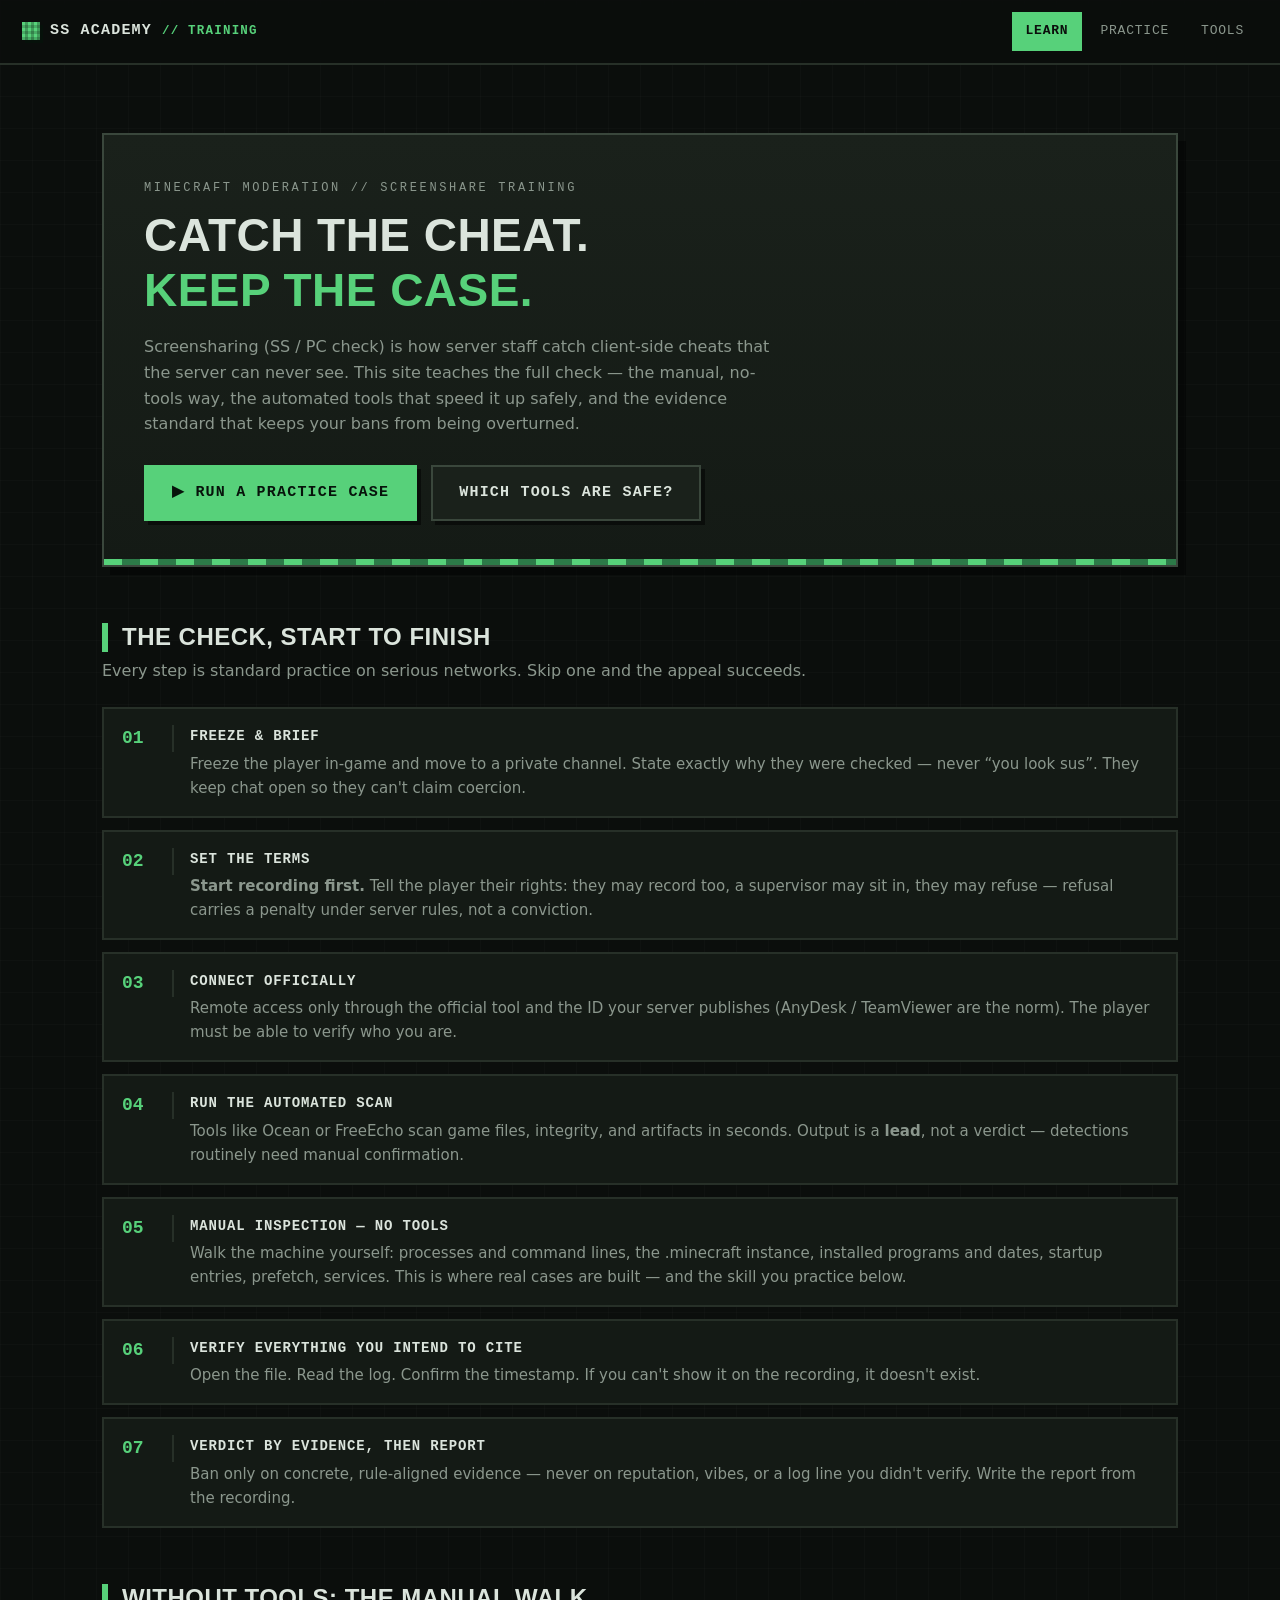
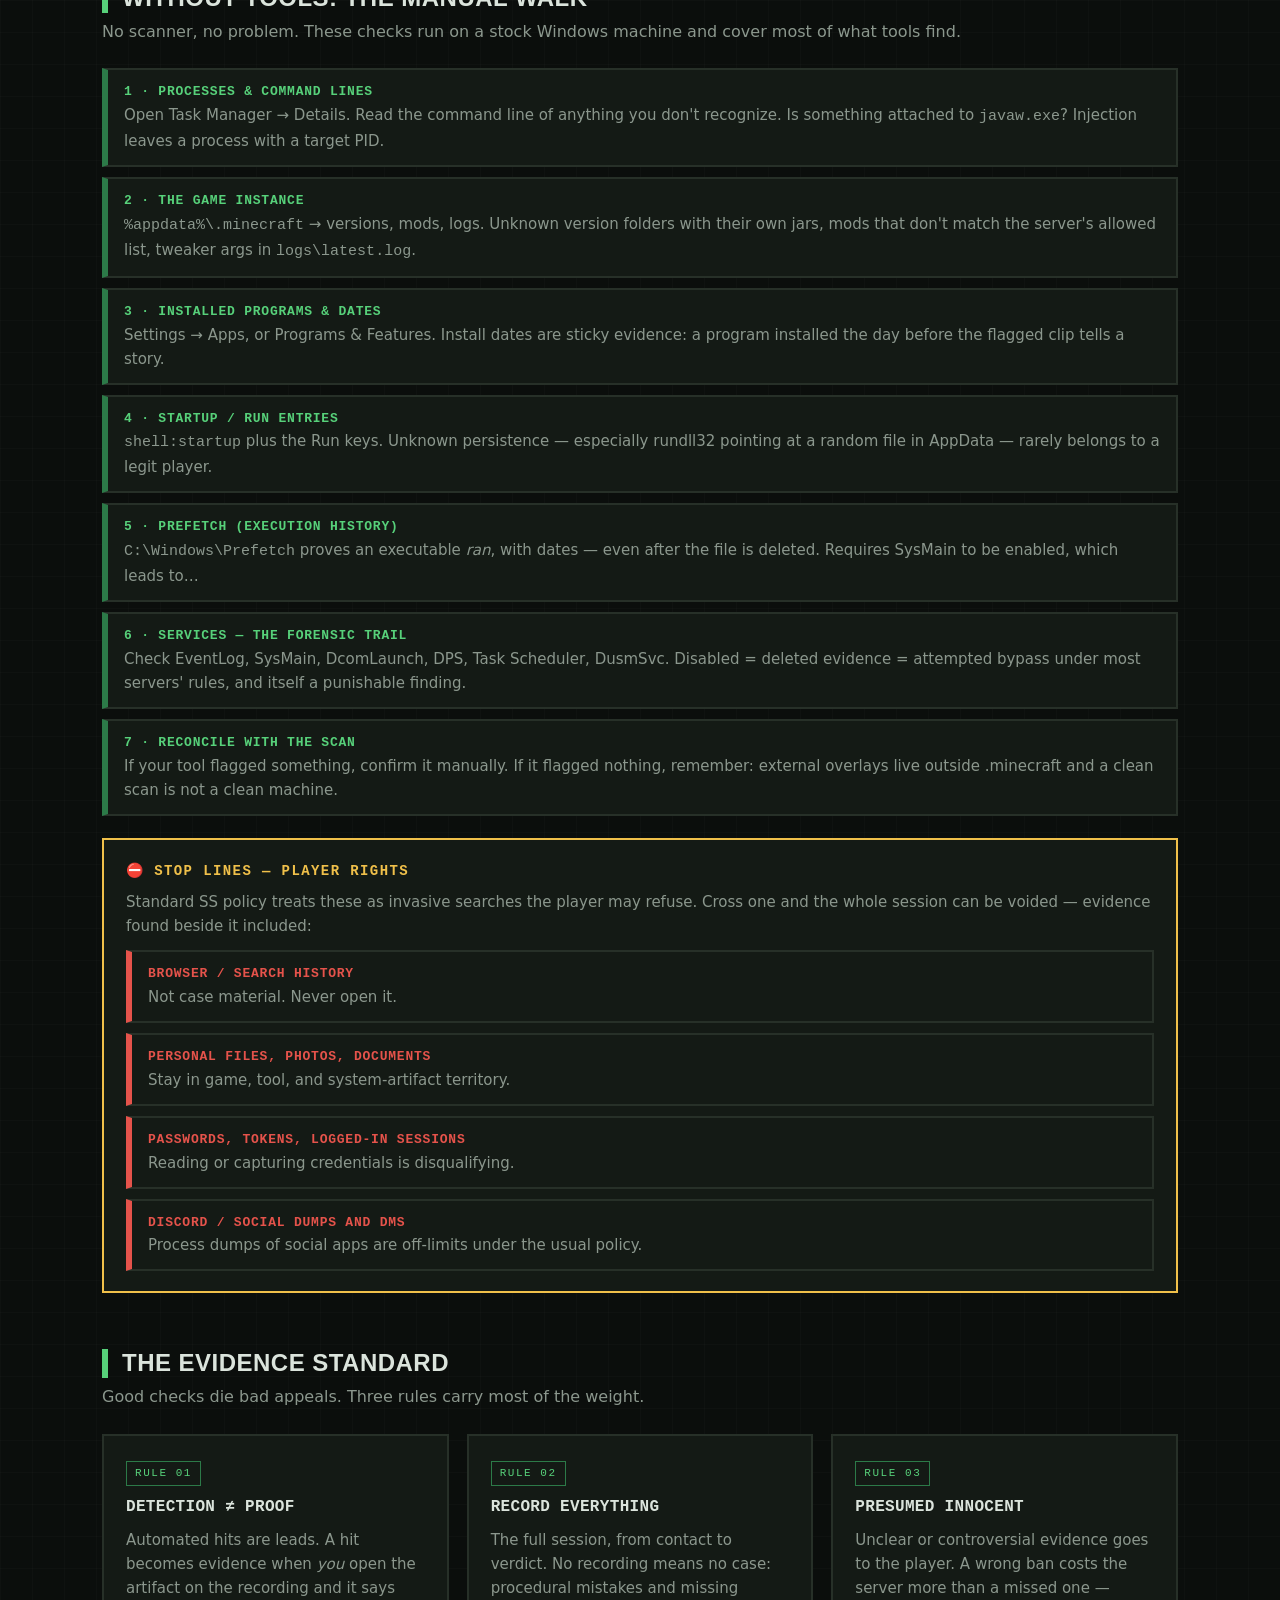
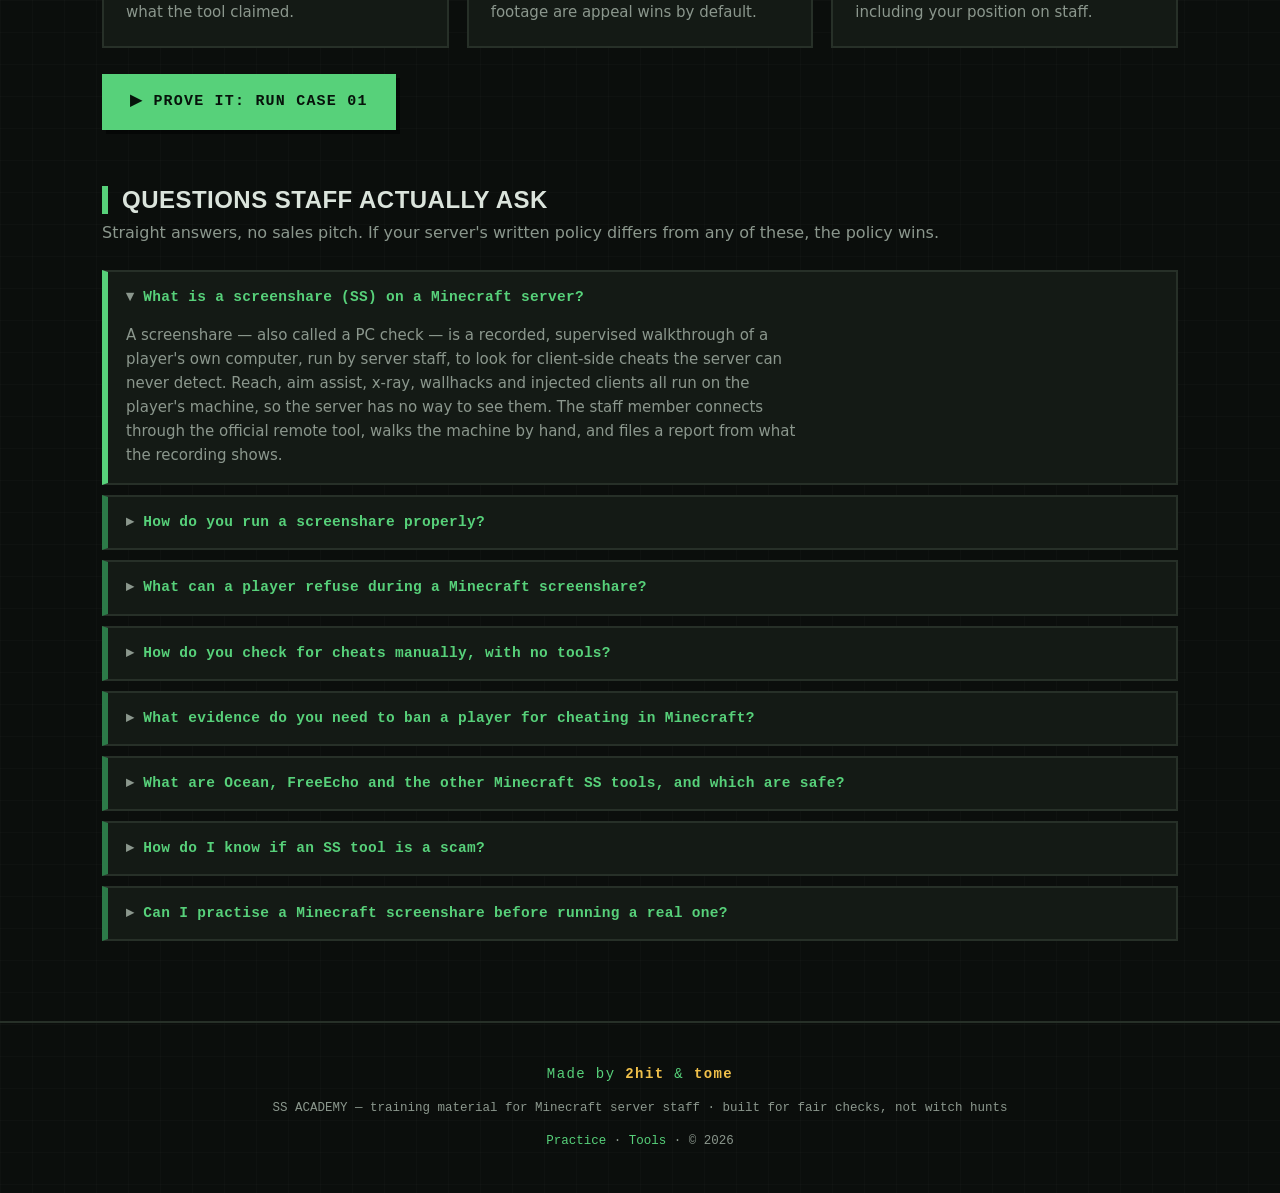
<file: index.html>
<!DOCTYPE html>
<html lang="en">
<head>
  <meta charset="utf-8">
  <meta name="viewport" content="width=device-width, initial-scale=1">
  <title>SS Academy — Minecraft Screenshare (SS / PC Check) Guide &amp; Practice Simulator</title>
  <meta name="description" content="Free guide to Minecraft screenshares (SS / PC checks) for server staff: how to run one, the manual no-tools walk, safe SS tools (Ocean, FreeEcho, Sysinternals), player rights, and the evidence standard. Includes a practice simulator.">
  <meta name="keywords" content="minecraft screenshare, ss academy, how to screenshare minecraft, minecraft pc check, minecraft staff training, ocean ss tool, freeecho, minecraft anticheat, how to ban a cheater minecraft">
  <link rel="canonical" href="https://tomeiiihrby-web.github.io/ss-academy/">
  <meta property="og:type" content="website">
  <meta property="og:site_name" content="SS Academy">
  <meta property="og:title" content="SS Academy — Minecraft Screenshare (SS / PC Check) Guide">
  <meta property="og:description" content="The full screenshare process for Minecraft server staff, plus a free practice simulator with three cases.">
  <meta property="og:url" content="https://tomeiiihrby-web.github.io/ss-academy/">
  <meta name="twitter:card" content="summary">
  <link rel="icon" href="data:image/svg+xml,%3Csvg%20xmlns='http://www.w3.org/2000/svg'%20viewBox='0%200%2016%2016'%3E%3Crect%20width='16'%20height='16'%20fill='%2357d17a'/%3E%3Crect%20width='16'%20height='5'%20fill='%232c7a48'/%3E%3C/svg%3E">
  <link rel="stylesheet" href="assets/styles.css">
  <script type="application/ld+json">
  {
    "@context": "https://schema.org",
    "@type": "FAQPage",
    "mainEntity": [
      {
        "@type": "Question",
        "name": "What is a screenshare (SS) on a Minecraft server?",
        "acceptedAnswer": {
          "@type": "Answer",
          "text": "A screenshare, also called a PC check, is a recorded, supervised walkthrough of a player's own computer run by server staff to look for client-side cheats the server cannot detect — reach, aim assist, x-ray, wallhacks and injected clients all run on the player's machine. Staff connect through the official remote tool, walk the machine by hand, and file a report from what the recording shows."
        }
      },
      {
        "@type": "Question",
        "name": "How do you run a screenshare properly?",
        "acceptedAnswer": {
          "@type": "Answer",
          "text": "Freeze the player and move to a private channel, state exactly why they are being checked, start recording before anything else and read out their rights, connect only through the official remote tool and your server's published ID, run the automated scan if you use one, walk the machine manually, verify by hand every artifact you intend to cite, then file the verdict from the recording. Skipping the recording or the manual verification is how bans get overturned."
        }
      },
      {
        "@type": "Question",
        "name": "What can a player refuse during a Minecraft screenshare?",
        "acceptedAnswer": {
          "@type": "Answer",
          "text": "Standard SS policy treats browser and search history, personal files and photos, passwords, tokens, logged-in sessions, and Discord or social media dumps as invasive searches the player may refuse. A refusal carries a rules penalty, not proof of cheating. Opening any of these anyway stamps a procedural breach that can void the whole session and the punishment with it."
        }
      },
      {
        "@type": "Question",
        "name": "How do you check for cheats manually, with no tools?",
        "acceptedAnswer": {
          "@type": "Answer",
          "text": "Seven checks on a stock Windows machine cover most of what scanners find: processes and command lines and what is attached to javaw.exe; the game instance in %appdata%\\.minecraft; installed programs with install dates; startup and Run entries; Prefetch execution history in C:\\Windows\\Prefetch; Windows services, where a disabled EventLog, SysMain or DPS is deleted evidence; then reconcile whatever the scan found."
        }
      },
      {
        "@type": "Question",
        "name": "What evidence do you need to ban a player for cheating in Minecraft?",
        "acceptedAnswer": {
          "@type": "Answer",
          "text": "Concrete, verified, layered artifacts that you personally opened on the recording — for example a cheat jar whose manifest hashes against nothing Mojang publishes, plus a live process holding a write handle into javaw.exe, plus the launch log proving it loaded. What never meets the bar: a tool detection you never opened, Cheat Engine merely being installed, anticheat flags alone, or a confident accusation in chat."
        }
      },
      {
        "@type": "Question",
        "name": "What are Ocean, FreeEcho and the other Minecraft SS tools, and which are safe?",
        "acceptedAnswer": {
          "@type": "Answer",
          "text": "Ocean (anticheat.ac) is the most widely deployed free automated scanner, with a public freeze plugin. FreeEcho (freeecho.net) is the other long-running platform named in major networks' public SS policies. Both run live investigations on a player's machine, so verify the source before installing anything on staff machines. Microsoft Sysinternals (Process Explorer, Autoruns) is the gold standard and needs no third party at all."
        }
      },
      {
        "@type": "Question",
        "name": "How do I know if an SS tool is a scam?",
        "acceptedAnswer": {
          "@type": "Answer",
          "text": "Score it on seven points and walk away at three misses: official source only, never a Discord DM or short link; verifiable publisher with signed binaries or a public repo; it never asks you to disable antivirus; transparent about what data leaves the machine; honest pricing with no discounted pins or cracked builds; used by networks whose public SS policies you can read; and it stays in its lane, because tools detect and humans decide. A tool promising instant bans or undetectability is selling a bypass."
        }
      },
      {
        "@type": "Question",
        "name": "Can I practise a Minecraft screenshare before running a real one?",
        "acceptedAnswer": {
          "@type": "Answer",
          "text": "Yes. The SS Academy practice simulator runs three cases against simulated machines. You run the protocol tests, keep the suspect talking on comms, cite only what you verified by hand, answer a field test, then defend the file when an appeal panel challenges your citations. Case 01 is blatant, case 02 is deleted evidence that looks clean in Task Manager, and case 03 is the one where the correct verdict is to let the player walk."
        }
      }
    ]
  }
  </script>
  <script type="application/ld+json">
  {
    "@context": "https://schema.org",
    "@type": "WebSite",
    "name": "SS Academy",
    "alternateName": ["SS Academy Minecraft", "Minecraft Screenshare Academy"],
    "url": "https://tomeiiihrby-web.github.io/ss-academy/",
    "description": "Training for Minecraft server staff: how to run a screenshare (SS / PC check), the manual no-tools walk, safe SS tools, and the evidence standard.",
    "inLanguage": "en",
    "publisher": { "@type": "Organization", "name": "SS Academy" }
  }
  </script>
</head>
<body>

  <header class="topbar">
    <a class="brand" href="index.html"><span class="brand-block"></span>SS&nbsp;ACADEMY<small>// training</small></a>
    <nav class="nav">
      <a href="index.html">Learn</a>
      <a href="practice.html">Practice</a>
      <a href="tools.html">Tools</a>
    </nav>
  </header>

  <main class="wrap">

    <div class="hero">
      <p class="kicker">Minecraft moderation // screenshare training</p>
      <h1>Catch the cheat.<br><em>Keep the case.</em></h1>
      <p>
        Screensharing (SS / PC check) is how server staff catch client-side cheats that the
        server can never see. This site teaches the full check — the manual, no-tools way,
        the automated tools that speed it up safely, and the evidence standard that keeps
        your bans from being overturned.
      </p>
      <div class="cta-row">
        <a class="btn btn-accent btn-lg" href="practice.html">▶ Run a practice case</a>
        <a class="btn btn-lg" href="tools.html">Which tools are safe?</a>
      </div>
    </div>

    <section>
      <h2 class="section-title">The check, start to finish</h2>
      <p class="section-sub">Every step is standard practice on serious networks. Skip one and the appeal succeeds.</p>
      <div class="flow">
        <div class="flow-step">
          <div><h4>Freeze &amp; brief</h4>
          <p>Freeze the player in-game and move to a private channel. State exactly why they were checked — never “you look sus”. They keep chat open so they can't claim coercion.</p></div>
        </div>
        <div class="flow-step">
          <div><h4>Set the terms</h4>
          <p><b>Start recording first.</b> Tell the player their rights: they may record too, a supervisor may sit in, they may refuse — refusal carries a penalty under server rules, not a conviction.</p></div>
        </div>
        <div class="flow-step">
          <div><h4>Connect officially</h4>
          <p>Remote access only through the official tool and the ID your server publishes (AnyDesk / TeamViewer are the norm). The player must be able to verify who you are.</p></div>
        </div>
        <div class="flow-step">
          <div><h4>Run the automated scan</h4>
          <p>Tools like Ocean or FreeEcho scan game files, integrity, and artifacts in seconds. Output is a <b>lead</b>, not a verdict — detections routinely need manual confirmation.</p></div>
        </div>
        <div class="flow-step">
          <div><h4>Manual inspection — no tools</h4>
          <p>Walk the machine yourself: processes and command lines, the .minecraft instance, installed programs and dates, startup entries, prefetch, services. This is where real cases are built — and the skill you practice below.</p></div>
        </div>
        <div class="flow-step">
          <div><h4>Verify everything you intend to cite</h4>
          <p>Open the file. Read the log. Confirm the timestamp. If you can't show it on the recording, it doesn't exist.</p></div>
        </div>
        <div class="flow-step">
          <div><h4>Verdict by evidence, then report</h4>
          <p>Ban only on concrete, rule-aligned evidence — never on reputation, vibes, or a log line you didn't verify. Write the report from the recording.</p></div>
        </div>
      </div>
    </section>

    <section>
      <h2 class="section-title">Without tools: the manual walk</h2>
      <p class="section-sub">No scanner, no problem. These checks run on a stock Windows machine and cover most of what tools find.</p>
      <ul class="checklist">
        <li><b>1 · Processes &amp; command lines</b><span>Open Task Manager → Details. Read the command line of anything you don't recognize. Is something attached to <code>javaw.exe</code>? Injection leaves a process with a target PID.</span></li>
        <li><b>2 · The game instance</b><span><code>%appdata%\.minecraft</code> → versions, mods, logs. Unknown version folders with their own jars, mods that don't match the server's allowed list, tweaker args in <code>logs\latest.log</code>.</span></li>
        <li><b>3 · Installed programs &amp; dates</b><span>Settings → Apps, or Programs & Features. Install dates are sticky evidence: a program installed the day before the flagged clip tells a story.</span></li>
        <li><b>4 · Startup / Run entries</b><span><code>shell:startup</code> plus the Run keys. Unknown persistence — especially rundll32 pointing at a random file in AppData — rarely belongs to a legit player.</span></li>
        <li><b>5 · Prefetch (execution history)</b><span><code>C:\Windows\Prefetch</code> proves an executable <i>ran</i>, with dates — even after the file is deleted. Requires SysMain to be enabled, which leads to…</span></li>
        <li><b>6 · Services — the forensic trail</b><span>Check EventLog, SysMain, DcomLaunch, DPS, Task Scheduler, DusmSvc. Disabled = deleted evidence = attempted bypass under most servers' rules, and itself a punishable finding.</span></li>
        <li><b>7 · Reconcile with the scan</b><span>If your tool flagged something, confirm it manually. If it flagged nothing, remember: external overlays live outside .minecraft and a clean scan is not a clean machine.</span></li>
      </ul>

      <div class="callout" style="margin-top:22px">
        <h4>⛔ Stop lines — player rights</h4>
        <p style="margin-bottom:12px">
          Standard SS policy treats these as invasive searches the player may refuse. Cross one and
          the whole session can be voided — evidence found beside it included:
        </p>
        <ul class="checklist stoplist">
          <li><b>Browser / search history</b><span>Not case material. Never open it.</span></li>
          <li><b>Personal files, photos, documents</b><span>Stay in game, tool, and system-artifact territory.</span></li>
          <li><b>Passwords, tokens, logged-in sessions</b><span>Reading or capturing credentials is disqualifying.</span></li>
          <li><b>Discord / social dumps and DMs</b><span>Process dumps of social apps are off-limits under the usual policy.</span></li>
        </ul>
      </div>
    </section>

    <section>
      <h2 class="section-title">The evidence standard</h2>
      <p class="section-sub">Good checks die bad appeals. Three rules carry most of the weight.</p>
      <div class="grid grid-3">
        <div class="card">
          <span class="tag ok">Rule 01</span>
          <h3>Detection ≠ proof</h3>
          <p>Automated hits are leads. A hit becomes evidence when <i>you</i> open the artifact on the recording and it says what the tool claimed.</p>
        </div>
        <div class="card">
          <span class="tag ok">Rule 02</span>
          <h3>Record everything</h3>
          <p>The full session, from contact to verdict. No recording means no case: procedural mistakes and missing footage are appeal wins by default.</p>
        </div>
        <div class="card">
          <span class="tag ok">Rule 03</span>
          <h3>Presumed innocent</h3>
          <p>Unclear or controversial evidence goes to the player. A wrong ban costs the server more than a missed one — including your position on staff.</p>
        </div>
      </div>
      <div class="cta-row" style="margin-top:26px">
        <a class="btn btn-accent btn-lg" href="practice.html">▶ Prove it: run case 01</a>
      </div>
    </section>

    <section id="faq">
      <h2 class="section-title">Questions staff actually ask</h2>
      <p class="section-sub">Straight answers, no sales pitch. If your server's written policy differs from any of these, the policy wins.</p>
      <div class="faq">
        <details class="faq-item" open>
          <summary>What is a screenshare (SS) on a Minecraft server?</summary>
          <p>A screenshare — also called a PC check — is a recorded, supervised walkthrough of a player's own computer, run by server staff, to look for client-side cheats the server can never detect. Reach, aim assist, x-ray, wallhacks and injected clients all run on the player's machine, so the server has no way to see them. The staff member connects through the official remote tool, walks the machine by hand, and files a report from what the recording shows.</p>
        </details>
        <details class="faq-item">
          <summary>How do you run a screenshare properly?</summary>
          <p>Seven steps, in order: freeze the player and move to a private channel; state exactly why they are being checked; <b>start recording before anything else</b> and read out their rights (they may record too, a supervisor may sit in, and they may refuse); connect only through the official remote tool and your server's published ID; run the automated scan if you use one; walk the machine manually; verify by hand every artifact you intend to cite; then file the verdict from the recording. Skipping the recording or the manual verification is how bans get overturned.</p>
        </details>
        <details class="faq-item">
          <summary>What can a player refuse during a Minecraft screenshare?</summary>
          <p>Standard SS policy treats browser and search history, personal files and photos, passwords, tokens, logged-in sessions, and Discord or social media dumps as invasive searches the player may refuse. A refusal carries a rules penalty — it is <i>not</i> proof of cheating. Opening any of these anyway stamps a procedural breach that can void the whole session and the punishment with it, even if you found something real.</p>
        </details>
        <details class="faq-item">
          <summary>How do you check for cheats manually, with no tools?</summary>
          <p>Seven checks on a stock Windows machine cover most of what scanners find: processes and command lines (Task Manager → Details, and what is attached to <code>javaw.exe</code>); the game instance in <code>%appdata%\.minecraft</code>; installed programs with their install dates; startup and Run entries; Prefetch execution history in <code>C:\Windows\Prefetch</code>; Windows services (a disabled EventLog, SysMain or DPS is deleted evidence); then reconcile whatever the scan found. This site teaches and drills the whole walk.</p>
        </details>
        <details class="faq-item">
          <summary>What evidence do you need to ban a player for cheating in Minecraft?</summary>
          <p>Concrete, verified, layered artifacts that you personally opened on the recording — for example a cheat jar whose manifest hashes against nothing Mojang publishes, plus a live process holding a write handle into <code>javaw.exe</code>, plus the launch log proving it loaded. What never meets the bar: a tool detection you never opened, Cheat Engine merely being installed, anticheat flags alone, or a confident accusation in chat. If you cannot show it on the recording, it does not exist.</p>
        </details>
        <details class="faq-item">
          <summary>What are Ocean, FreeEcho and the other Minecraft SS tools, and which are safe?</summary>
          <p><b>Ocean</b> (anticheat.ac) is the most widely deployed free automated scanner, with a public freeze plugin. <b>FreeEcho</b> (freeecho.net) is the other long-running platform named in major networks' public SS policies. Both run live investigations on a player's machine, so verify the source yourself before installing anything on staff machines. <b>Microsoft Sysinternals</b> (Process Explorer, Autoruns) is the gold standard and needs no third party at all. See the <a href="tools.html">tool directory and the 7-point safety rubric</a> for the rest, including the scam patterns to avoid.</p>
        </details>
        <details class="faq-item">
          <summary>How do I know if an SS tool is a scam?</summary>
          <p>Score it on seven points and walk away at three misses: official source only (never a Discord DM, short link, or lookalike domain); verifiable publisher (signed binaries or a public repo); it never asks you to disable antivirus or load unsigned drivers; transparent about what data leaves the machine; honest pricing with no "discounted pins" or cracked builds; used by networks whose public SS policies you can read; and it stays in its lane — tools detect, humans decide. A tool promising "instant bans" or undetectability is selling you someone else's bypass.</p>
        </details>
        <details class="faq-item">
          <summary>Can I practise a Minecraft screenshare before running a real one?</summary>
          <p>Yes — <a href="practice.html">the practice simulator</a> runs three cases against simulated machines. You are the checker: you run the protocol tests, keep the suspect talking on comms while you work, cite only what you verified by hand, answer a field test, then defend the file when an appeal panel challenges your citations. Case 01 is blatant, case 02 is the deleted-evidence case that looks clean in Task Manager, and case 03 is the one where the correct verdict is to let the player walk. Your report is scored on evidence, procedure and conduct.</p>
        </details>
      </div>
    </section>

  </main>

  <footer class="footer">
    <p class="credit">Made by <b>2hit</b> &amp; <b>tome</b></p>
    <p>SS ACADEMY — training material for Minecraft server staff · built for fair checks, not witch hunts</p>
    <p><a href="practice.html">Practice</a> · <a href="tools.html">Tools</a> · © <span data-year></span></p>
  </footer>

  <script src="assets/site.js"></script>
</body>
</html>
</file>
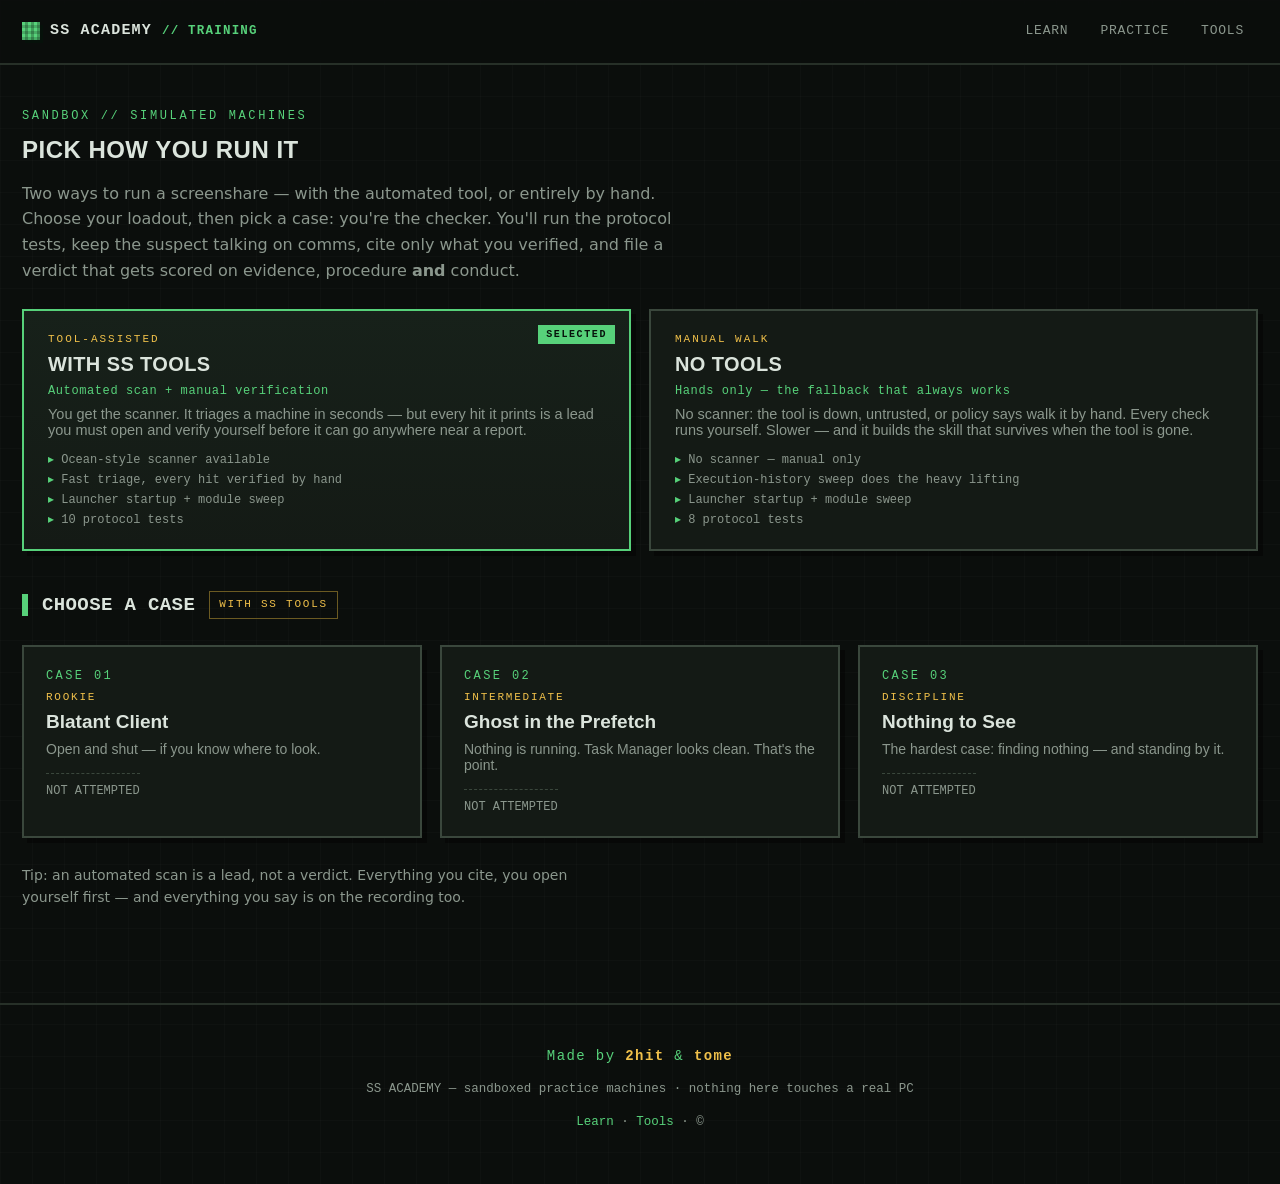
<file: practice.html>
<!DOCTYPE html>
<html lang="en">
<head>
  <meta charset="utf-8">
  <meta name="viewport" content="width=device-width, initial-scale=1">
  <title>Practice Simulator — Minecraft Screenshare (SS) Trainer | SS Academy</title>
  <meta name="description" content="Free Minecraft screenshare practice simulator. Run three cases as the checker: process triage, mod-folder and launcher inspection, comms with the suspect, citing only verified evidence, a field test, and an appeal panel that strikes weak citations.">
  <meta name="keywords" content="minecraft screenshare simulator, ss practice, minecraft staff training, how to screenshare minecraft, pc check practice, minecraft mod checker practice">
  <link rel="canonical" href="https://tomeiiihrby-web.github.io/ss-academy/practice.html">
  <meta property="og:type" content="website">
  <meta property="og:site_name" content="SS Academy">
  <meta property="og:title" content="Minecraft Screenshare Practice Simulator — SS Academy">
  <meta property="og:description" content="Three simulated cases. You are the checker: run the tests, handle the suspect, cite only what you verified, then defend the file at appeal.">
  <meta property="og:url" content="https://tomeiiihrby-web.github.io/ss-academy/practice.html">
  <link rel="icon" href="data:image/svg+xml,%3Csvg%20xmlns='http://www.w3.org/2000/svg'%20viewBox='0%200%2016%2016'%3E%3Crect%20width='16'%20height='16'%20fill='%2357d17a'/%3E%3Crect%20width='16'%20height='5'%20fill='%232c7a48'/%3E%3C/svg%3E">
  <link rel="stylesheet" href="assets/styles.css">
  <script type="application/ld+json">
  {
    "@context": "https://schema.org",
    "@type": "WebApplication",
    "name": "SS Academy — Minecraft Screenshare Practice Simulator",
    "url": "https://tomeiiihrby-web.github.io/ss-academy/practice.html",
    "applicationCategory": "EducationalApplication",
    "operatingSystem": "Any (runs in the browser, no install, no download)",
    "browserRequirements": "Requires JavaScript",
    "description": "A browser-based trainer for Minecraft server staff learning to run a screenshare (SS / PC check). Three simulated cases cover a blatant injected client, deleted-evidence forensics, and a case where the correct verdict is no ban. The player runs protocol tests, triages a full Task Manager, inspects mod folders and launcher logs, handles the suspect on recorded comms, cites only hand-verified artifacts, answers a field test, and defends the report before an appeal panel.",
    "offers": { "@type": "Offer", "price": "0", "priceCurrency": "USD" },
    "isAccessibleForFree": true,
    "publisher": { "@type": "Organization", "name": "SS Academy" }
  }
  </script>
  <link rel="icon" href="data:image/svg+xml,%3Csvg%20xmlns='http://www.w3.org/2000/svg' viewBox='0 0 16 16'%3E%3Crect width='16' height='16' fill='%2357d17a'/%3E%3Crect width='16' height='5' fill='%232c7a48'/%3E%3C/svg%3E">
  <link rel="stylesheet" href="assets/styles.css">
</head>
<body>

  <header class="topbar">
    <a class="brand" href="index.html"><span class="brand-block"></span>SS&nbsp;ACADEMY<small>// training</small></a>
    <nav class="nav">
      <a href="index.html">Learn</a>
      <a href="practice.html">Practice</a>
      <a href="tools.html">Tools</a>
    </nav>
  </header>

  <main class="wrap sim-wrap">

    <!-- ===== mode + case select ===== -->
    <div id="case-select">
      <p class="kicker">Sandbox // simulated machines</p>
      <h1 class="section-title" style="border:0;padding:0">Pick how you run it</h1>
      <p class="lede">
        Two ways to run a screenshare — with the automated tool, or entirely by hand.
        Choose your loadout, then pick a case: you're the checker. You'll run the protocol
        tests, keep the suspect talking on comms, cite only what you verified, and file a
        verdict that gets scored on evidence, procedure <b>and</b> conduct.
      </p>

      <div class="mode-grid" id="mode-grid"></div>

      <div class="subhead">
        <h2>Choose a case</h2>
        <span class="mode-badge" id="mode-badge">TOOL-ASSISTED</span>
      </div>
      <div class="case-grid" id="case-grid"></div>

      <p class="lede" style="margin-top:26px;font-size:14px">
        Tip: an automated scan is a lead, not a verdict. Everything you cite, you open yourself first —
        and everything you say is on the recording too.
      </p>
    </div>

    <!-- ===== briefing overlay ===== -->
    <div class="overlay" id="briefing" hidden>
      <div class="sheet">
        <span class="sheet-kicker">CASE BRIEF // PRIVATE CHANNEL</span>
        <h2>Field report</h2>
        <div class="report" id="brief-report"></div>

        <div class="runsheet">
          <h5>Run sheet <span id="brief-mode">WITH SS TOOLS</span></h5>
          <ol id="brief-steps"></ol>
        </div>

        <p class="rule">REC ON · player rights read out · evidence standard: beyond reasonable doubt · the suspect talks throughout — watch the comms channel</p>
        <div class="sheet-actions">
          <button class="btn btn-accent" id="btn-begin">▶ Begin check</button>
          <button class="btn btn-ghost" id="brief-cancel">Back to case list</button>
        </div>
      </div>
    </div>

    <!-- ===== case view ===== -->
    <div id="case-view" hidden>
      <div class="case-head">
        <div>
          <h2 id="case-title">CASE</h2>
          <span class="case-sub">SESSION RECORDED · EVIDENCE STANDARD: BEYOND REASONABLE DOUBT</span>
        </div>
        <div class="case-head-right">
          <span class="head-chip mode-chip" id="mode-chip">TOOL-ASSISTED</span>
          <span class="head-chip rec-chip" id="rec-chip">○ REC OFF</span>
          <button class="btn btn-ghost" id="btn-abandon">‹ Case list</button>
        </div>
      </div>

      <!-- protocol tests -->
      <section class="tests">
        <div class="tests-top">
          <span class="tests-title">Tests <small>// run the session like you would for real</small></span>
          <span class="tests-count" id="tests-count">0/8</span>
        </div>
        <div class="test-chips" id="test-chips"></div>
        <div class="test-log" id="test-log"><span class="muted">No tests run yet — start with the recording.</span></div>
      </section>

      <div class="sim-grid">
        <div class="sim-main">
          <nav class="panel-nav" id="panel-nav"></nav>
          <div class="panel-body" id="panel-body"></div>
        </div>

        <div class="side">
          <!-- suspect comms -->
          <section class="talk">
            <div class="talk-head">
              <span class="talk-name" id="talk-name">SUSPECT</span>
              <span class="talk-state" id="talk-state">ON CALL</span>
            </div>
            <div class="talk-feed" id="talk-feed"></div>
            <div class="talk-options" id="talk-options"></div>
          </section>

          <aside class="case-file">
            <h3>Case file</h3>
            <p class="hint">Items you cite go in the report. Remove anything you wouldn't defend at appeal.</p>
            <ul id="flagged-list"></ul>
            <div id="rights-badge" hidden></div>
            <button class="btn btn-accent" id="btn-verdict" style="width:100%">File verdict</button>
          </aside>
        </div>
      </div>
    </div>

    <!-- ===== item viewer modal ===== -->
    <div class="overlay" id="modal" hidden>
      <div class="sheet modal-box">
        <div class="modal-head">
          <div>
            <h3 id="modal-title"></h3>
            <div class="modal-sub" id="modal-sub"></div>
            <div class="modal-meta" id="modal-meta"></div>
          </div>
          <button class="close-x" id="btn-close" title="Close">✕</button>
        </div>

        <div class="rights-box" id="rights-warn" hidden>
          <h4>⚠ Player rights warning</h4>
          <p>This falls under the player's right to refuse invasive searches — browser/search history, personal files, credentials, social dumps.</p>
          <p class="small">Proceeding stamps a <b>procedural breach</b> on this session. On appeal, evidence collected past the line can take the whole ban down with it. The suspect is saying something about it right now — check comms.</p>
          <div class="sheet-actions">
            <button class="btn btn-ghost" id="btn-rights-back">Close — I don't need it</button>
            <button class="btn btn-danger" id="btn-rights-proceed">Proceed anyway</button>
          </div>
        </div>

        <div id="modal-detail"></div>

        <div class="modal-actions" id="modal-actions">
          <span id="flag-area" style="display:flex;gap:10px;align-items:center;flex-wrap:wrap">
            <button class="btn btn-accent" id="btn-flag">⚑ Cite as evidence</button>
            <span class="breach-tag" id="breach-tag" hidden>PROCEDURAL BREACH ON RECORD — cannot cite</span>
          </span>
        </div>
      </div>
    </div>

    <!-- ===== verdict modal ===== -->
    <div class="overlay" id="verdict-modal" hidden>
      <div class="sheet">
        <span class="sheet-kicker">REPORT STATION</span>
        <h2>File your verdict</h2>

        <label class="verdict-opt">
          <input type="radio" name="verdict" value="ban">
          <span><b>BAN — evidence is concrete</b><span>Artifacts you verified directly tie this player to cheats.</span></span>
        </label>
        <label class="verdict-opt">
          <input type="radio" name="verdict" value="insufficient">
          <span><b>INSUFFICIENT — cannot stand at appeal</b><span>Something is off, but nothing verified meets the standard.</span></span>
        </label>
        <label class="verdict-opt">
          <input type="radio" name="verdict" value="clean">
          <span><b>CLEAN — nothing here</b><span>Checks came back clear. The player walks.</span></span>
        </label>

        <div id="cites-wrap">
          <h5>Items cited in this report</h5>
          <ul id="verdict-cites"></ul>
        </div>
        <p id="verdict-hint"></p>

        <div class="sheet-actions">
          <button class="btn btn-accent" id="btn-submit-verdict">Next: field test ›</button>
          <button class="btn btn-ghost" id="verdict-cancel">Back to check</button>
        </div>
      </div>
    </div>

    <!-- ===== field test modal ===== -->
    <div class="overlay" id="quiz-modal" hidden>
      <div class="sheet">
        <span class="sheet-kicker">FIELD TEST // 3 QUESTIONS</span>
        <h2>Before you file</h2>
        <p class="muted" style="margin-top:6px">Procedure, player-talk, evidence standard. Answers are scored — pick what you'd actually say and do.</p>
        <div id="quiz-qs"></div>
        <p id="quiz-hint"></p>
        <div class="sheet-actions">
          <button class="btn btn-accent" id="btn-submit-quiz">Submit answers &amp; file verdict</button>
        </div>
      </div>
    </div>

    <!-- ===== appeal modal ===== -->
    <div class="overlay" id="appeal-modal" hidden>
      <div class="sheet">
        <span class="sheet-kicker">APPEAL // THE PANEL REVIEWS YOUR FILE</span>
        <h2>Defend the case</h2>
        <p class="muted" style="margin-top:6px">The player disputes it. Three challenges to your report — any citation the panel isn't convinced by gets <b>struck</b>, and a ban left standing on nothing is overturned.</p>
        <div id="appeal-qs"></div>
        <p id="appeal-hint"></p>
        <div class="sheet-actions">
          <button class="btn btn-accent" id="btn-submit-appeal">Hear the verdict</button>
        </div>
      </div>
    </div>

    <!-- ===== results overlay ===== -->
    <div class="overlay" id="results" hidden>
      <div class="sheet results-sheet">
        <span class="sheet-kicker">SESSION REVIEW</span>
        <div class="results-top">
          <h2 id="results-grade">—</h2>
          <span id="results-score">0/100</span>
        </div>
        <div id="results-verdict"></div>

        <ul id="breakdown"></ul>
        <div class="results-note" id="results-note"></div>

        <!-- after-action: the part of the machine your report never touched -->
        <div class="review" id="review" hidden>
          <h5>After-action // what your report doesn't show</h5>
          <div class="rev-block" id="review-missed-wrap" hidden>
            <h6 class="rev-miss-h">MISSED — evidence your report never cited</h6>
            <div id="review-missed"></div>
          </div>
          <div class="rev-block" id="review-held-wrap" hidden>
            <h6 class="rev-held-h">HELD THE LINE — temptations you didn't act on</h6>
            <div id="review-held"></div>
          </div>
        </div>

        <div class="quiz-review" id="quiz-review" hidden></div>

        <div class="debrief" id="debrief"></div>

        <div class="sheet-actions">
          <button class="btn btn-accent" id="btn-replay">↻ Replay case</button>
          <button class="btn" id="btn-cases">Case list</button>
        </div>
      </div>
    </div>

  </main>

  <footer class="footer">
    <p class="credit">Made by <b>2hit</b> &amp; <b>tome</b></p>
    <p>SS ACADEMY — sandboxed practice machines · nothing here touches a real PC</p>
    <p><a href="index.html">Learn</a> · <a href="tools.html">Tools</a> · © <span data-year></span></p>
  </footer>

  <script src="assets/scenarios.js"></script>
  <script src="assets/machines.js"></script>
  <script src="assets/session.js"></script>
  <script src="assets/sim.js"></script>
</body>
</html>
</file>
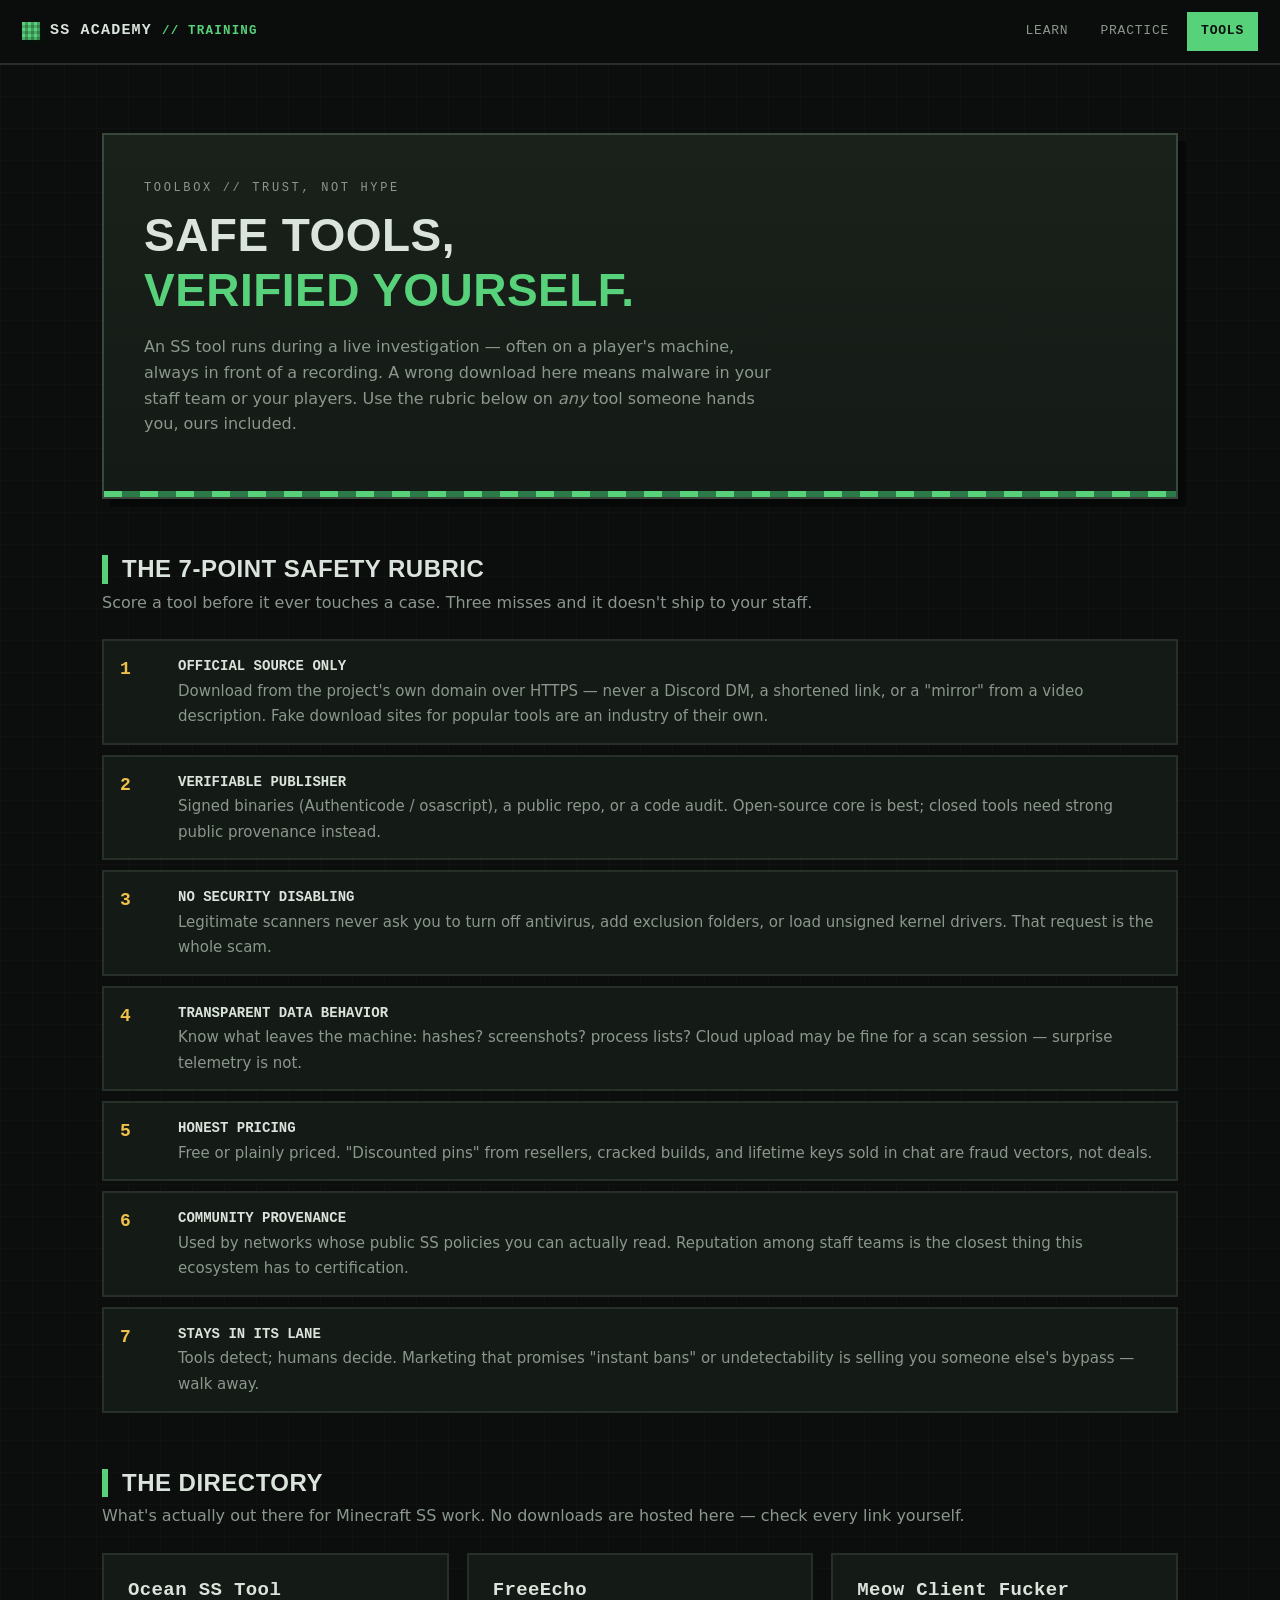
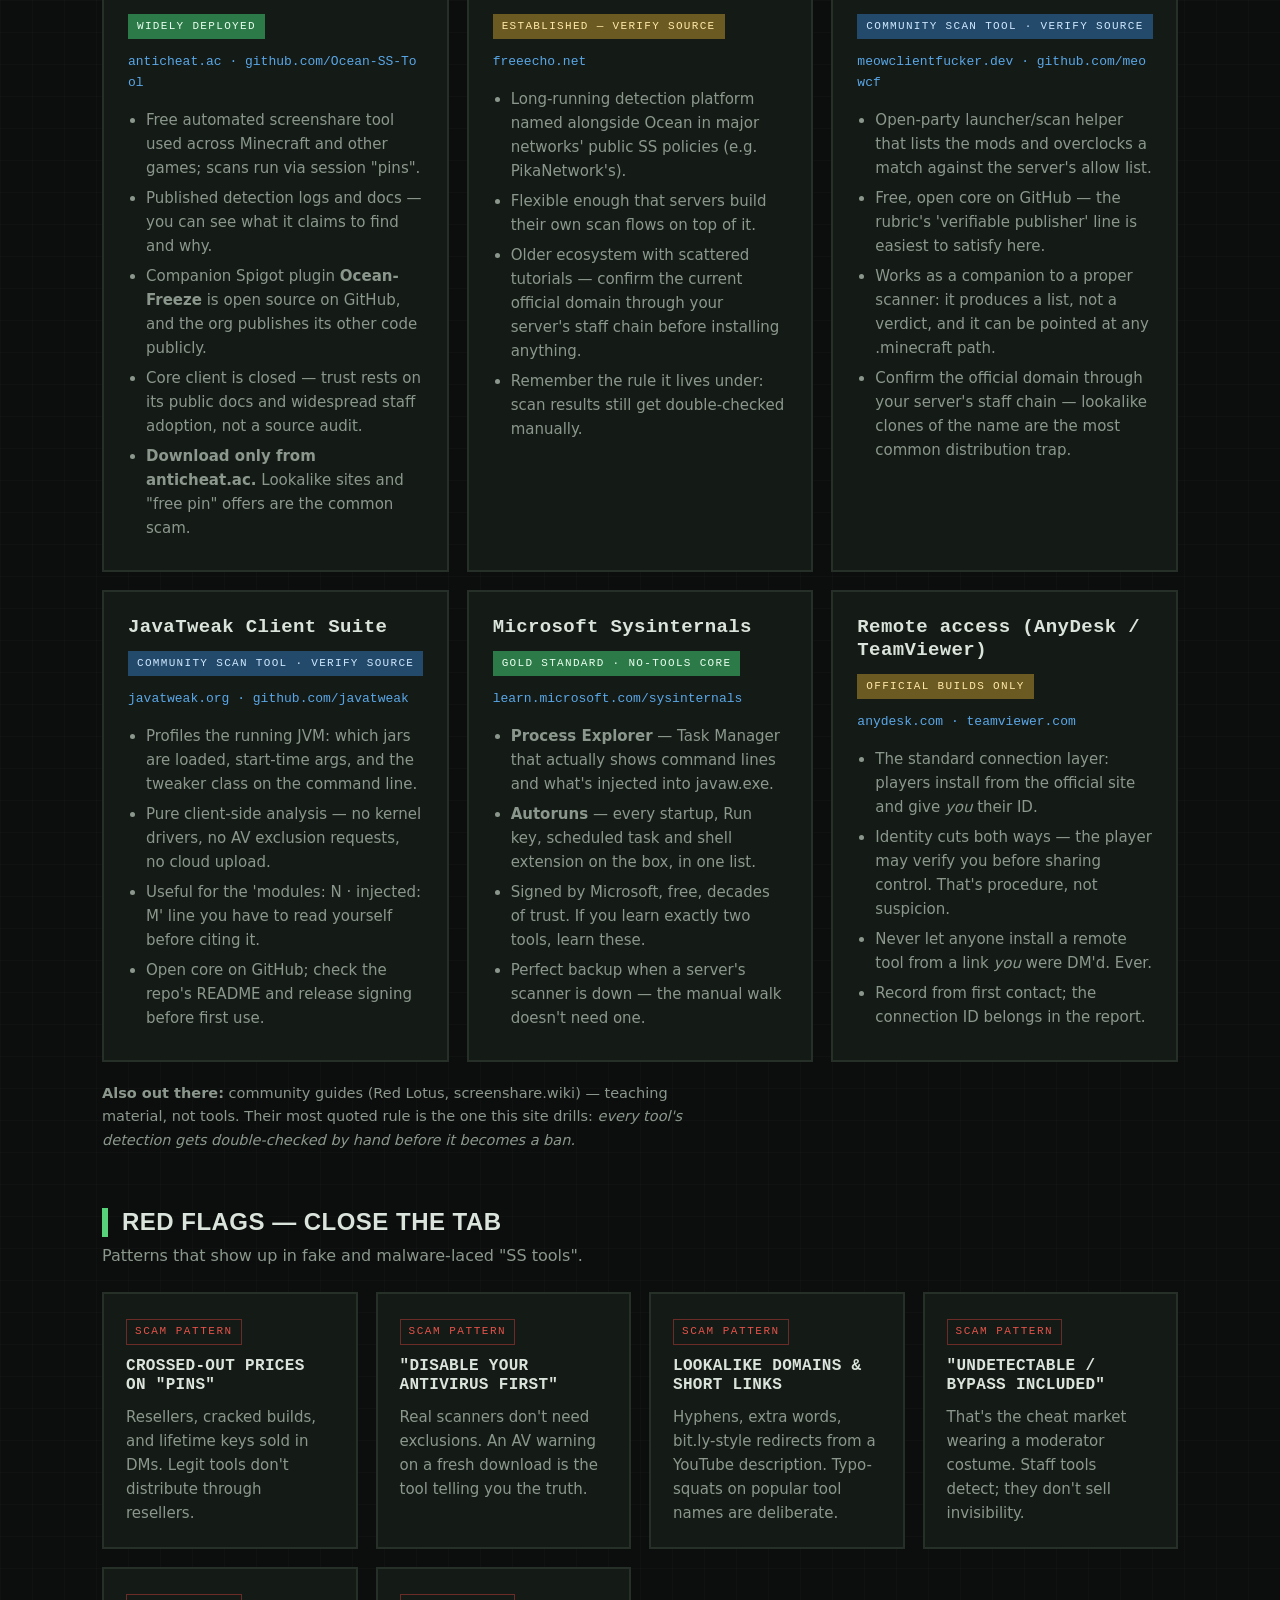
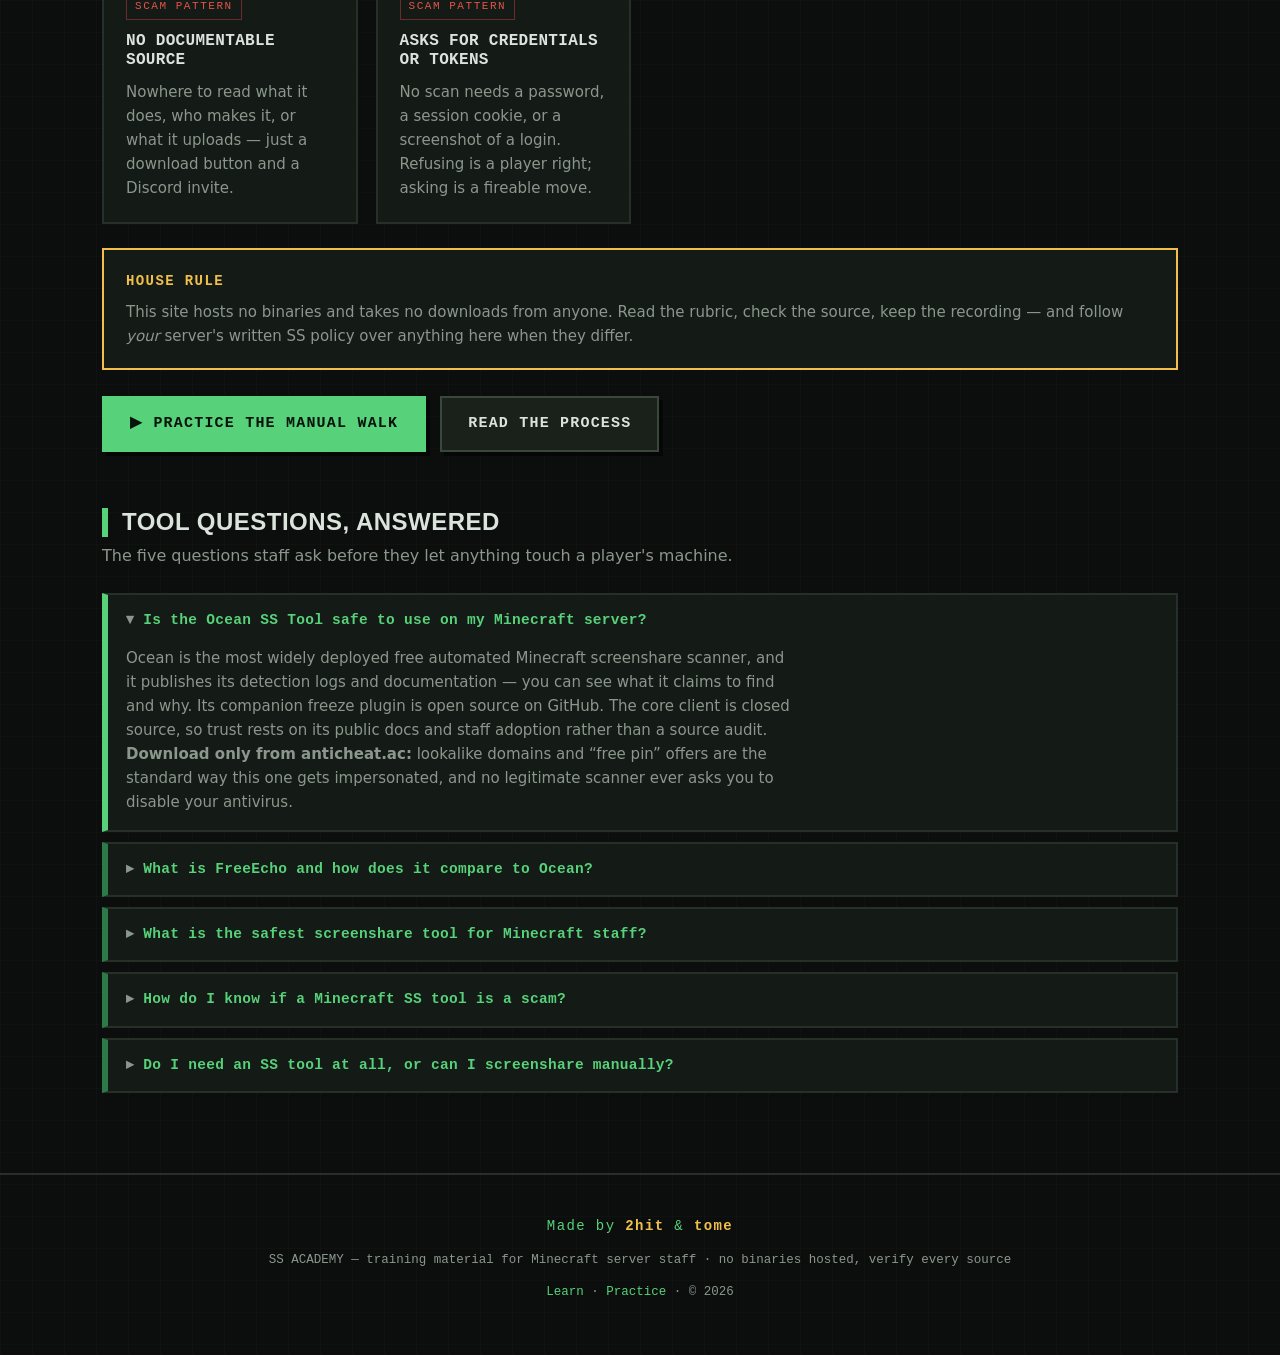
<file: tools.html>
<!DOCTYPE html>
<html lang="en">
<head>
  <meta charset="utf-8">
  <meta name="viewport" content="width=device-width, initial-scale=1">
  <title>Safe Minecraft SS Tools — Ocean, FreeEcho, Sysinternals | SS Academy</title>
  <meta name="description" content="Which Minecraft screenshare (SS) tools are safe to install: a 7-point rubric to score any tool, notes on Ocean, FreeEcho, JavaTweak, Meow Client Fucker and Microsoft Sysinternals, plus the scam patterns to avoid.">
  <meta name="keywords" content="minecraft ss tools, ocean ss tool, freeecho, is ocean ss tool safe, minecraft screenshare tool, minecraft staff tools, sysinternals minecraft, ss tool scam">
  <link rel="canonical" href="https://tomeiiihrby-web.github.io/ss-academy/tools.html">
  <meta property="og:type" content="article">
  <meta property="og:site_name" content="SS Academy">
  <meta property="og:title" content="Safe Minecraft SS Tools — SS Academy">
  <meta property="og:description" content="A 7-point rubric for judging any screenshare tool, notes on the real ones, and the scam patterns that fake tools use.">
  <meta property="og:url" content="https://tomeiiihrby-web.github.io/ss-academy/tools.html">
  <link rel="icon" href="data:image/svg+xml,%3Csvg%20xmlns='http://www.w3.org/2000/svg'%20viewBox='0%200%2016%2016'%3E%3Crect%20width='16'%20height='16'%20fill='%2357d17a'/%3E%3Crect%20width='16'%20height='5'%20fill='%232c7a48'/%3E%3C/svg%3E">
  <link rel="stylesheet" href="assets/styles.css">
  <script type="application/ld+json">
  {
    "@context": "https://schema.org",
    "@type": "FAQPage",
    "mainEntity": [
      {
        "@type": "Question",
        "name": "Is the Ocean SS Tool safe to use on my Minecraft server?",
        "acceptedAnswer": {
          "@type": "Answer",
          "text": "Ocean is the most widely deployed free automated Minecraft screenshare scanner and publishes its detection logs and documentation, and its companion freeze plugin is open source on GitHub. The core client is closed source, so trust rests on its public docs and staff adoption rather than a source audit. Download only from anticheat.ac: lookalike domains and free-pin offers are the standard scam, and no legitimate scanner ever asks you to disable your antivirus."
        }
      },
      {
        "@type": "Question",
        "name": "What is FreeEcho and how does it compare to Ocean?",
        "acceptedAnswer": {
          "@type": "Answer",
          "text": "FreeEcho is one of the two long-running detection platforms named alongside Ocean in major Minecraft networks' public screenshare policies, and networks build custom scan flows on top of it. It is free to use, but its ecosystem has scattered tutorials, so confirm the current official domain through your server's staff chain before installing it on any staff machine."
        }
      },
      {
        "@type": "Question",
        "name": "What is the safest screenshare tool for Minecraft staff?",
        "acceptedAnswer": {
          "@type": "Answer",
          "text": "Microsoft Sysinternals. Process Explorer shows command lines and what is injected into javaw.exe, and Autoruns lists every startup entry, Run key and scheduled task in one view. Both are signed by Microsoft, free, and decades trusted, and they need no third party at all — which also makes them the right fallback when a server's scanner is down or untrusted."
        }
      },
      {
        "@type": "Question",
        "name": "How do I know if a Minecraft SS tool is a scam?",
        "acceptedAnswer": {
          "@type": "Answer",
          "text": "Score it on seven points and walk away at three misses: official source only, never a Discord DM, short link or lookalike domain; verifiable publisher with signed binaries or a public repo; it never asks you to disable antivirus or add exclusions; transparent about what data leaves the machine; honest pricing with no discounted pins, resellers or cracked builds; used by networks whose public SS policies you can read; and it stays in its lane. A tool promising instant bans or undetectability is selling you a bypass."
        }
      },
      {
        "@type": "Question",
        "name": "Do I need an SS tool at all, or can I screenshare manually?",
        "acceptedAnswer": {
          "@type": "Answer",
          "text": "No tool is required. A manual walk covers most of what scanners find: processes and command lines, the .minecraft instance, installed programs and dates, startup and Run entries, Prefetch execution history, and Windows services. Tools only speed up triage — and every detection still has to be opened and verified by hand before it can go in a report, because an unverified detection is worth nothing at appeal."
        }
      }
    ]
  }
  </script>
  <link rel="icon" href="data:image/svg+xml,%3Csvg%20xmlns='http://www.w3.org/2000/svg'%20viewBox='0%200%2016%2016'%3E%3Crect%20width='16'%20height='16'%20fill='%2357d17a'/%3E%3Crect%20width='16'%20height='5'%20fill='%232c7a48'/%3E%3C/svg%3E">
  <link rel="stylesheet" href="assets/styles.css">
</head>
<body>

  <header class="topbar">
    <a class="brand" href="index.html"><span class="brand-block"></span>SS&nbsp;ACADEMY<small>// training</small></a>
    <nav class="nav">
      <a href="index.html">Learn</a>
      <a href="practice.html">Practice</a>
      <a href="tools.html">Tools</a>
    </nav>
  </header>

  <main class="wrap">

    <div class="hero">
      <p class="kicker">Toolbox // trust, not hype</p>
      <h1>Safe tools,<br><em>verified yourself.</em></h1>
      <p>
        An SS tool runs during a live investigation — often on a player's machine, always in front
        of a recording. A wrong download here means malware in your staff team or your players.
        Use the rubric below on <i>any</i> tool someone hands you, ours included.
      </p>
    </div>

    <section>
      <h2 class="section-title">The 7-point safety rubric</h2>
      <p class="section-sub">Score a tool before it ever touches a case. Three misses and it doesn't ship to your staff.</p>
      <ol class="rubric">
        <li><div><b>Official source only</b><span>Download from the project's own domain over HTTPS — never a Discord DM, a shortened link, or a "mirror" from a video description. Fake download sites for popular tools are an industry of their own.</span></div></li>
        <li><div><b>Verifiable publisher</b><span>Signed binaries (Authenticode / osascript), a public repo, or a code audit. Open-source core is best; closed tools need strong public provenance instead.</span></div></li>
        <li><div><b>No security disabling</b><span>Legitimate scanners never ask you to turn off antivirus, add exclusion folders, or load unsigned kernel drivers. That request is the whole scam.</span></div></li>
        <li><div><b>Transparent data behavior</b><span>Know what leaves the machine: hashes? screenshots? process lists? Cloud upload may be fine for a scan session — surprise telemetry is not.</span></div></li>
        <li><div><b>Honest pricing</b><span>Free or plainly priced. "Discounted pins" from resellers, cracked builds, and lifetime keys sold in chat are fraud vectors, not deals.</span></div></li>
        <li><div><b>Community provenance</b><span>Used by networks whose public SS policies you can actually read. Reputation among staff teams is the closest thing this ecosystem has to certification.</span></div></li>
        <li><div><b>Stays in its lane</b><span>Tools detect; humans decide. Marketing that promises "instant bans" or undetectability is selling you someone else's bypass — walk away.</span></div></li>
      </ol>
    </section>

    <section>
      <h2 class="section-title">The directory</h2>
      <p class="section-sub">What's actually out there for Minecraft SS work. No downloads are hosted here — check every link yourself.</p>

      <div class="grid grid-2">
        <div class="tool-card">
          <div class="tool-head">
            <h3>Ocean SS Tool</h3>
            <span class="verdict v-ok">Widely deployed</span>
          </div>
          <p class="tool-src">anticheat.ac · github.com/Ocean-SS-Tool</p>
          <ul>
            <li>Free automated screenshare tool used across Minecraft and other games; scans run via session "pins".</li>
            <li>Published detection logs and docs — you can see what it claims to find and why.</li>
            <li>Companion Spigot plugin <b>Ocean-Freeze</b> is open source on GitHub, and the org publishes its other code publicly.</li>
            <li>Core client is closed — trust rests on its public docs and widespread staff adoption, not a source audit.</li>
            <li><b>Download only from anticheat.ac.</b> Lookalike sites and "free pin" offers are the common scam.</li>
          </ul>
        </div>

        <div class="tool-card">
          <div class="tool-head">
            <h3>FreeEcho</h3>
            <span class="verdict v-mid">Established — verify source</span>
          </div>
          <p class="tool-src">freeecho.net</p>
          <ul>
            <li>Long-running detection platform named alongside Ocean in major networks' public SS policies (e.g. PikaNetwork's).</li>
            <li>Flexible enough that servers build their own scan flows on top of it.</li>
            <li>Older ecosystem with scattered tutorials — confirm the current official domain through your server's staff chain before installing anything.</li>
            <li>Remember the rule it lives under: scan results still get double-checked manually.</li>
          </ul>
        </div>

        <div class="tool-card">
          <div class="tool-head">
            <h3>Meow Client Fucker</h3>
            <span class="verdict v-info">Community scan tool · verify source</span>
          </div>
          <p class="tool-src">meowclientfucker.dev · github.com/meowcf</p>
          <ul>
            <li>Open-party launcher/scan helper that lists the mods and overclocks a match against the server's allow list.</li>
            <li>Free, open core on GitHub — the rubric's 'verifiable publisher' line is easiest to satisfy here.</li>
            <li>Works as a companion to a proper scanner: it produces a list, not a verdict, and it can be pointed at any .minecraft path.</li>
            <li>Confirm the official domain through your server's staff chain — lookalike clones of the name are the most common distribution trap.</li>
          </ul>
        </div>

        <div class="tool-card">
          <div class="tool-head">
            <h3>JavaTweak Client Suite</h3>
            <span class="verdict v-info">Community scan tool · verify source</span>
          </div>
          <p class="tool-src">javatweak.org · github.com/javatweak</p>
          <ul>
            <li>Profiles the running JVM: which jars are loaded, start-time args, and the tweaker class on the command line.</li>
            <li>Pure client-side analysis — no kernel drivers, no AV exclusion requests, no cloud upload.</li>
            <li>Useful for the 'modules: N · injected: M' line you have to read yourself before citing it.</li>
            <li>Open core on GitHub; check the repo's README and release signing before first use.</li>
          </ul>
        </div>

        <div class="tool-card">
          <div class="tool-head">
            <h3>Microsoft Sysinternals</h3>
            <span class="verdict v-ok">Gold standard · no-tools core</span>
          </div>
          <p class="tool-src">learn.microsoft.com/sysinternals</p>
          <ul>
            <li><b>Process Explorer</b> — Task Manager that actually shows command lines and what's injected into javaw.exe.</li>
            <li><b>Autoruns</b> — every startup, Run key, scheduled task and shell extension on the box, in one list.</li>
            <li>Signed by Microsoft, free, decades of trust. If you learn exactly two tools, learn these.</li>
            <li>Perfect backup when a server's scanner is down — the manual walk doesn't need one.</li>
          </ul>
        </div>

        <div class="tool-card">
          <div class="tool-head">
            <h3>Remote access (AnyDesk / TeamViewer)</h3>
            <span class="verdict v-mid">Official builds only</span>
          </div>
          <p class="tool-src">anydesk.com · teamviewer.com</p>
          <ul>
            <li>The standard connection layer: players install from the official site and give <i>you</i> their ID.</li>
            <li>Identity cuts both ways — the player may verify you before sharing control. That's procedure, not suspicion.</li>
            <li>Never let anyone install a remote tool from a link <i>you</i> were DM'd. Ever.</li>
            <li>Record from first contact; the connection ID belongs in the report.</li>
          </ul>
        </div>
      </div>

      <p class="lede" style="margin-top:20px;font-size:14.5px">
        <b>Also out there:</b> community guides (Red Lotus, screenshare.wiki) — teaching material, not
        tools. Their most quoted rule is the one this site drills: <i>every tool's detection gets
        double-checked by hand before it becomes a ban.</i>
      </p>
    </section>

    <section>
      <h2 class="section-title">Red flags — close the tab</h2>
      <p class="section-sub">Patterns that show up in fake and malware-laced "SS tools".</p>
      <div class="grid grid-3">
        <div class="card">
          <span class="tag bad">Scam pattern</span>
          <h3>Crossed-out prices on "pins"</h3>
          <p>Resellers, cracked builds, and lifetime keys sold in DMs. Legit tools don't distribute through resellers.</p>
        </div>
        <div class="card">
          <span class="tag bad">Scam pattern</span>
          <h3>"Disable your antivirus first"</h3>
          <p>Real scanners don't need exclusions. An AV warning on a fresh download is the tool telling you the truth.</p>
        </div>
        <div class="card">
          <span class="tag bad">Scam pattern</span>
          <h3>Lookalike domains &amp; short links</h3>
          <p>Hyphens, extra words, bit.ly-style redirects from a YouTube description. Typo-squats on popular tool names are deliberate.</p>
        </div>
        <div class="card">
          <span class="tag bad">Scam pattern</span>
          <h3>"Undetectable / bypass included"</h3>
          <p>That's the cheat market wearing a moderator costume. Staff tools detect; they don't sell invisibility.</p>
        </div>
        <div class="card">
          <span class="tag bad">Scam pattern</span>
          <h3>No documentable source</h3>
          <p>Nowhere to read what it does, who makes it, or what it uploads — just a download button and a Discord invite.</p>
        </div>
        <div class="card">
          <span class="tag bad">Scam pattern</span>
          <h3>Asks for credentials or tokens</h3>
          <p>No scan needs a password, a session cookie, or a screenshot of a login. Refusing is a player right; asking is a fireable move.</p>
        </div>
      </div>

      <div class="callout" style="margin-top:24px">
        <h4>House rule</h4>
        <p>
          This site hosts no binaries and takes no downloads from anyone. Read the rubric, check the
          source, keep the recording — and follow <i>your</i> server's written SS policy over
          anything here when they differ.
        </p>
      </div>

      <div class="cta-row" style="margin-top:26px">
        <a class="btn btn-accent btn-lg" href="practice.html">▶ Practice the manual walk</a>
        <a class="btn btn-lg" href="index.html">Read the process</a>
      </div>
    </section>

    <section id="faq">
      <h2 class="section-title">Tool questions, answered</h2>
      <p class="section-sub">The five questions staff ask before they let anything touch a player's machine.</p>
      <div class="faq">
        <details class="faq-item" open>
          <summary>Is the Ocean SS Tool safe to use on my Minecraft server?</summary>
          <p>Ocean is the most widely deployed free automated Minecraft screenshare scanner, and it publishes its detection logs and documentation — you can see what it claims to find and why. Its companion freeze plugin is open source on GitHub. The core client is closed source, so trust rests on its public docs and staff adoption rather than a source audit. <b>Download only from anticheat.ac:</b> lookalike domains and “free pin” offers are the standard way this one gets impersonated, and no legitimate scanner ever asks you to disable your antivirus.</p>
        </details>
        <details class="faq-item">
          <summary>What is FreeEcho and how does it compare to Ocean?</summary>
          <p>FreeEcho is one of the two long-running detection platforms named alongside Ocean in major networks’ public screenshare policies, and networks build custom scan flows on top of it. It is free, but its ecosystem has scattered tutorials — confirm the current official domain through your server’s staff chain before installing it on any staff machine. Same rule as Ocean: it produces leads, and you still open every hit by hand.</p>
        </details>
        <details class="faq-item">
          <summary>What is the safest screenshare tool for Minecraft staff?</summary>
          <p>Microsoft Sysinternals. <b>Process Explorer</b> is a Task Manager that actually shows command lines and what is injected into <code>javaw.exe</code>; <b>Autoruns</b> lists every startup entry, Run key, scheduled task and shell extension in one view. Both are signed by Microsoft, free, and decades trusted — and they need no third party at all, which also makes them the right fallback when a server’s scanner is down or you do not trust it.</p>
        </details>
        <details class="faq-item">
          <summary>How do I know if a Minecraft SS tool is a scam?</summary>
          <p>Run the 7-point rubric above and walk away at three misses. In practice the pattern is always the same: it comes from a DM or a short link rather than a domain, it wants antivirus disabled or an exclusion folder added, it sells “pins” at a discount or offers a cracked build, it promises instant bans or undetectability, or it asks for your password, a token or a screenshot of a login. Any one of those ends the evaluation there.</p>
        </details>
        <details class="faq-item">
          <summary>Do I need an SS tool at all, or can I screenshare manually?</summary>
          <p>No tool is required — the <a href="index.html">manual walk</a> covers most of what scanners find: processes and command lines, the <code>.minecraft</code> instance, installed programs and dates, startup and Run keys, Prefetch execution history, and Windows services. Tools only speed up triage. Every detection still has to be opened and verified by hand before it can go in a report, because an unverified detection is worth nothing at appeal.</p>
        </details>
      </div>
    </section>

  </main>

  <footer class="footer">
    <p class="credit">Made by <b>2hit</b> &amp; <b>tome</b></p>
    <p>SS ACADEMY — training material for Minecraft server staff · no binaries hosted, verify every source</p>
    <p><a href="index.html">Learn</a> · <a href="practice.html">Practice</a> · © <span data-year></span></p>
  </footer>

  <script src="assets/site.js"></script>
</body>
</html>
</file>
<file: assets/styles.css>
/* ============================================================
   SS Academy — dark ops-console theme with blocky accents
   Zero external resources: system fonts only, works offline.
   ============================================================ */

:root {
  --bg: #0b0e0c;
  --bg2: #10150f;
  --panel: #141a15;
  --panel2: #1a211b;
  --line: #273028;
  --line-hi: #3a473c;
  --text: #dbe4dc;
  --muted: #8b978d;
  --accent: #57d17a;
  --accent-dim: #2c7a48;
  --gold: #f0c04a;
  --red: #e5534b;
  --blue: #5aa7e8;
  --mono: "Lucida Console", "Courier New", ui-monospace, monospace;
  --sans: Tahoma, Verdana, "DejaVu Sans", Geneva, sans-serif;
  --display: "Arial Black", "Arial Bold", Impact, "Helvetica Neue", sans-serif;
}

* { box-sizing: border-box; }

/* `hidden` must win over component display rules */
[hidden] { display: none !important; }

html { scroll-behavior: smooth; scroll-padding-top: 76px; }

body {
  margin: 0;
  background:
    linear-gradient(90deg, rgba(255,255,255,.014) 1px, transparent 1px) 0 0 / 32px 32px,
    linear-gradient(rgba(255,255,255,.014) 1px, transparent 1px) 0 0 / 32px 32px,
    var(--bg);
  color: var(--text);
  font-family: var(--sans);
  font-size: 16px;
  line-height: 1.6;
}

h1, h2, h3, h4, .mono { font-family: var(--mono); }

h1, h2, h3 { line-height: 1.2; letter-spacing: .02em; }

a { color: var(--accent); text-decoration: none; }
a:hover { text-decoration: underline; }

::selection { background: var(--accent-dim); color: #fff; }

/* ---------- top bar ---------- */

.topbar {
  position: sticky;
  top: 0;
  z-index: 40;
  display: flex;
  align-items: center;
  gap: 20px;
  padding: 12px 22px;
  background: rgba(11, 14, 12, .92);
  border-bottom: 2px solid var(--line);
  backdrop-filter: blur(6px);
}

.brand {
  display: flex;
  align-items: center;
  gap: 10px;
  font-family: var(--mono);
  font-weight: 700;
  font-size: 15px;
  letter-spacing: .08em;
  color: var(--text);
  text-transform: uppercase;
}
.brand:hover { text-decoration: none; }

.brand-block {
  width: 18px;
  height: 18px;
  background:
    linear-gradient(90deg, transparent 50%, rgba(0,0,0,.25) 50%) 0 0 / 6px 6px,
    linear-gradient(transparent 50%, rgba(0,0,0,.18) 50%) 0 0 / 6px 6px,
    var(--accent);
  box-shadow: 3px 3px 0 #06110a;
}

.brand small { color: var(--accent); }

.nav { display: flex; gap: 4px; margin-left: auto; flex-wrap: wrap; }

.nav a {
  font-family: var(--mono);
  font-size: 13px;
  letter-spacing: .06em;
  text-transform: uppercase;
  color: var(--muted);
  padding: 7px 12px;
  border: 2px solid transparent;
}
.nav a:hover { color: var(--text); text-decoration: none; background: var(--panel); }
.nav a.active { color: var(--bg); background: var(--accent); border-color: var(--accent); font-weight: 700; }

/* ---------- layout ---------- */

.wrap { max-width: 1120px; margin: 0 auto; padding: 42px 22px 80px; }

.kicker {
  font-family: var(--mono);
  font-size: 12px;
  letter-spacing: .22em;
  text-transform: uppercase;
  color: var(--accent);
  margin: 0 0 10px;
}

.lede { color: var(--muted); max-width: 68ch; }

section { margin-top: 56px; }

.section-title {
  font-size: 24px;
  text-transform: uppercase;
  margin: 0 0 6px;
  border-left: 6px solid var(--accent);
  padding-left: 14px;
}

.section-sub { color: var(--muted); margin: 0 0 24px; }

/* ---------- hero ---------- */

.hero {
  margin-top: 26px;
  padding: 44px 40px;
  background: linear-gradient(180deg, var(--panel2), var(--panel));
  border: 2px solid var(--line-hi);
  box-shadow: 8px 8px 0 rgba(0,0,0,.45);
  position: relative;
  overflow: hidden;
}
.hero::after {
  content: "";
  position: absolute;
  inset: auto 0 0 0;
  height: 6px;
  background: repeating-linear-gradient(90deg, var(--accent) 0 18px, var(--accent-dim) 18px 36px);
}

.hero h1 {
  font-size: clamp(30px, 5vw, 46px);
  margin: 0 0 14px;
  text-transform: uppercase;
}

.hero h1 em { font-style: normal; color: var(--accent); }

.hero p { color: var(--muted); max-width: 62ch; }

.cta-row { display: flex; gap: 14px; flex-wrap: wrap; margin-top: 28px; }

/* ---------- buttons ---------- */

.btn {
  display: inline-block;
  font-family: var(--mono);
  font-size: 13px;
  font-weight: 700;
  letter-spacing: .08em;
  text-transform: uppercase;
  color: var(--text);
  background: var(--panel2);
  border: 2px solid var(--line-hi);
  padding: 11px 18px;
  cursor: pointer;
  box-shadow: 4px 4px 0 rgba(0,0,0,.5);
  transition: transform .06s, box-shadow .06s;
}
.btn:hover { transform: translate(-2px, -2px); box-shadow: 6px 6px 0 rgba(0,0,0,.5); text-decoration: none; }
.btn:active { transform: translate(1px, 1px); box-shadow: 2px 2px 0 rgba(0,0,0,.5); }

.btn-accent { background: var(--accent); border-color: var(--accent); color: #07130b; }
.btn-warn { background: var(--gold); border-color: var(--gold); color: #1a1405; }
.btn-danger { background: transparent; border-color: var(--red); color: var(--red); }
.btn-ghost { background: transparent; }
.btn-lg { font-size: 15px; padding: 14px 26px; }

.btn-danger-flash { animation: pulse 1.1s infinite; border-color: var(--red); color: var(--red); }
@keyframes pulse { 50% { box-shadow: 0 0 0 4px rgba(229,83,75,.25); } }

/* ---------- cards / grids ---------- */

.grid { display: grid; gap: 18px; }
.grid-3 { grid-template-columns: repeat(auto-fit, minmax(250px, 1fr)); }
.grid-2 { grid-template-columns: repeat(auto-fit, minmax(320px, 1fr)); }

.card {
  background: var(--panel);
  border: 2px solid var(--line);
  padding: 22px;
}
.card h3 { margin: 0 0 10px; font-size: 16px; text-transform: uppercase; }
.card p { margin: 0; color: var(--muted); font-size: 15px; }

.tag {
  display: inline-block;
  font-family: var(--mono);
  font-size: 11px;
  letter-spacing: .14em;
  text-transform: uppercase;
  padding: 3px 8px;
  border: 1px solid var(--line-hi);
  color: var(--muted);
  margin-bottom: 12px;
}
.tag.ok { color: var(--accent); border-color: var(--accent-dim); }
.tag.warn { color: var(--gold); border-color: #6b5a22; }
.tag.bad { color: var(--red); border-color: #6b2b27; }

/* ---------- flow steps ---------- */

.flow { counter-reset: step; display: grid; gap: 12px; }
.flow-step {
  counter-increment: step;
  display: grid;
  grid-template-columns: 52px 1fr;
  gap: 16px;
  align-items: start;
  background: var(--panel);
  border: 2px solid var(--line);
  padding: 16px 18px;
}
.flow-step::before {
  content: "0" counter(step);
  font-family: var(--mono);
  font-weight: 700;
  font-size: 18px;
  color: var(--accent);
  border-right: 2px solid var(--line);
  padding-right: 14px;
  line-height: 1.5;
}
.flow-step h4 { margin: 0 0 4px; font-size: 14px; text-transform: uppercase; letter-spacing: .06em; }
.flow-step p { margin: 0; color: var(--muted); font-size: 15px; }

/* ---------- checklists ---------- */

.checklist { list-style: none; margin: 0; padding: 0; display: grid; gap: 10px; }
.checklist li {
  background: var(--panel);
  border: 2px solid var(--line);
  border-left: 6px solid var(--accent-dim);
  padding: 12px 16px;
  font-size: 15px;
}
.checklist li b { font-family: var(--mono); color: var(--accent); display: block; font-size: 13px; letter-spacing: .06em; text-transform: uppercase; }
.checklist li span { color: var(--muted); }

.stoplist li { border-left-color: var(--red); }
.stoplist li b { color: var(--red); }

/* ---------- callout ---------- */

.callout {
  background: var(--panel);
  border: 2px solid var(--gold);
  padding: 20px 22px;
  font-size: 15px;
}
.callout h4 { margin: 0 0 8px; color: var(--gold); font-size: 14px; text-transform: uppercase; letter-spacing: .1em; }
.callout p { margin: 0; color: var(--muted); }

/* ---------- rubric ---------- */

.rubric { list-style: none; padding: 0; margin: 0; display: grid; gap: 10px; counter-reset: rub; }
.rubric li {
  counter-increment: rub;
  display: grid;
  grid-template-columns: 44px 1fr;
  gap: 14px;
  background: var(--panel);
  border: 2px solid var(--line);
  padding: 14px 16px;
}
.rubric li::before {
  content: counter(rub);
  font-family: var(--mono);
  font-weight: 700;
  color: var(--gold);
  font-size: 18px;
}
.rubric b { display: block; font-family: var(--mono); font-size: 14px; text-transform: uppercase; }
.rubric span { color: var(--muted); font-size: 15px; }

/* ---------- tool cards ---------- */

.tool-card { background: var(--panel); border: 2px solid var(--line); padding: 24px; }
.tool-card .tool-head { display: flex; align-items: baseline; justify-content: space-between; gap: 12px; flex-wrap: wrap; }
.tool-card h3 { margin: 0; font-size: 19px; }
.tool-card .verdict {
  font-family: var(--mono);
  font-size: 11px;
  letter-spacing: .12em;
  padding: 4px 9px;
  text-transform: uppercase;
  white-space: nowrap;
}
.verdict.v-ok { background: var(--accent-dim); color: #eafff0; }
.verdict.v-mid { background: #6b5a22; color: #ffe9a8; }
.verdict.v-info { background: #234a6b; color: #cfe8ff; }
.tool-card .tool-src { font-family: var(--mono); font-size: 13px; color: var(--blue); word-break: break-all; }
.tool-card ul { margin: 14px 0 0; padding-left: 18px; color: var(--muted); font-size: 15px; }
.tool-card ul li { margin-bottom: 6px; }

/* ============================================================
   practice.html — simulator
   ============================================================ */

.sim-wrap { max-width: 1340px; }

/* case select */

.case-grid { display: grid; grid-template-columns: repeat(auto-fit, minmax(270px, 1fr)); gap: 18px; margin-top: 26px; }

.case-card {
  text-align: left;
  background: var(--panel);
  border: 2px solid var(--line-hi);
  padding: 22px;
  cursor: pointer;
  color: var(--text);
  display: flex;
  flex-direction: column;
  gap: 8px;
  box-shadow: 5px 5px 0 rgba(0,0,0,.4);
  transition: transform .07s, border-color .07s;
}
.case-card:hover { transform: translate(-3px, -3px); border-color: var(--accent); text-decoration: none; }
.case-num { font-family: var(--mono); font-size: 12px; letter-spacing: .2em; color: var(--accent); }
.case-diff { font-family: var(--mono); font-size: 11px; letter-spacing: .16em; color: var(--gold); }
.case-title { font-family: var(--mono); font-size: 20px; font-weight: 700; }
.case-tag { color: var(--muted); font-size: 14px; }
.case-best { font-family: var(--mono); font-size: 12px; color: var(--muted); margin-top: 8px; border-top: 1px dashed var(--line-hi); padding-top: 10px; }
.best-pass { color: var(--accent); }

/* briefing overlay */

.overlay {
  position: fixed;
  inset: 0;
  z-index: 60;
  background: rgba(5, 7, 6, .88);
  display: flex;
  align-items: center;
  justify-content: center;
  padding: 24px;
  overflow: auto;
}

.sheet {
  background: var(--panel);
  border: 2px solid var(--line-hi);
  box-shadow: 10px 10px 0 rgba(0,0,0,.5);
  max-width: 720px;
  width: 100%;
  padding: 30px;
}

.sheet h2 { margin: 0 0 4px; text-transform: uppercase; font-size: 22px; }
.sheet .sheet-kicker { font-family: var(--mono); font-size: 12px; letter-spacing: .2em; color: var(--accent); }

.report {
  background: var(--bg2);
  border: 1px solid var(--line);
  padding: 18px;
  white-space: pre-line;
  font-size: 15px;
  color: var(--text);
  margin: 18px 0;
}

.sheet .rule { font-size: 13px; color: var(--muted); font-family: var(--mono); }
.sheet-actions { display: flex; gap: 12px; margin-top: 22px; flex-wrap: wrap; }

/* case view layout */

.case-head {
  display: flex;
  align-items: center;
  justify-content: space-between;
  gap: 16px;
  flex-wrap: wrap;
  border: 2px solid var(--line);
  background: var(--panel);
  padding: 14px 18px;
  margin-bottom: 16px;
}
.case-head h2 { margin: 0; font-size: 18px; text-transform: uppercase; }
.case-head .case-sub { font-family: var(--mono); font-size: 12px; color: var(--muted); letter-spacing: .1em; }

.sim-grid {
  display: grid;
  grid-template-columns: minmax(0, 1fr) 310px;
  gap: 16px;
  align-items: start;
}

.sim-main {
  background: var(--panel);
  border: 2px solid var(--line);
  display: grid;
  grid-template-columns: 190px minmax(0, 1fr);
  min-height: 560px;
}

.panel-nav { border-right: 2px solid var(--line); background: var(--bg2); padding: 10px; display: flex; flex-direction: column; gap: 6px; }

.panel-tab {
  text-align: left;
  background: transparent;
  border: 2px solid transparent;
  color: var(--muted);
  padding: 10px 12px;
  cursor: pointer;
  font-family: var(--mono);
}
.panel-tab .tab-label { display: block; font-size: 13px; letter-spacing: .1em; font-weight: 700; }
.panel-tab .tab-sub { display: block; font-size: 11px; color: var(--muted); opacity: .8; }
.panel-tab:hover { background: var(--panel); color: var(--text); }
.panel-tab.active { background: var(--accent); border-color: var(--accent); color: #07130b; }
.panel-tab.active .tab-sub { color: #07130b; }

.panel-body { padding: 20px; min-width: 0; }

.panel-head h3 { margin: 0 0 4px; font-size: 16px; letter-spacing: .12em; }
.panel-head p { margin: 0 0 16px; color: var(--muted); font-size: 14px; }

.rows { display: flex; flex-direction: column; gap: 6px; }

.row {
  display: flex;
  align-items: center;
  gap: 12px;
  width: 100%;
  text-align: left;
  background: var(--panel2);
  border: 2px solid var(--line);
  color: var(--text);
  padding: 10px 14px;
  cursor: pointer;
  font-family: var(--sans);
}
.row:hover { border-color: var(--line-hi); background: #1e261f; }
.row.cited { border-color: var(--accent-dim); box-shadow: inset 4px 0 0 var(--accent); }
.row-main { display: flex; flex-direction: column; min-width: 0; flex: 1; }
.row-title { font-family: var(--mono); font-size: 14px; font-weight: 600; }
.row-sub { font-family: var(--mono); font-size: 12px; color: var(--muted); word-break: break-all; }
.row-badge {
  font-family: var(--mono);
  font-size: 10px;
  letter-spacing: .14em;
  background: var(--accent);
  color: #07130b;
  font-weight: 700;
  padding: 3px 7px;
  flex-shrink: 0;
}

/* scan */

.scan-wrap { display: flex; flex-direction: column; gap: 14px; }
.scan-blurb { color: var(--muted); font-size: 14px; margin: 0; }
.scan-wait, .scan-done { font-family: var(--mono); font-size: 12px; color: var(--muted); padding: 8px 4px; letter-spacing: .08em; }
.scan-done { color: var(--accent); }

/* sidebar / case file */

.case-file {
  background: var(--panel);
  border: 2px solid var(--line);
  padding: 18px;
  position: sticky;
  top: 74px;
}
.case-file h3 { margin: 0 0 4px; font-size: 15px; letter-spacing: .12em; text-transform: uppercase; }
.case-file .hint { font-size: 12px; color: var(--muted); margin: 0 0 14px; }

#flagged-list { list-style: none; margin: 0 0 14px; padding: 0; display: flex; flex-direction: column; gap: 6px; }
#flagged-list li {
  display: flex;
  align-items: center;
  justify-content: space-between;
  gap: 8px;
  background: var(--panel2);
  border-left: 4px solid var(--accent);
  padding: 7px 10px;
  font-family: var(--mono);
  font-size: 12px;
  word-break: break-all;
}
#flagged-list .empty { font-family: var(--sans); font-size: 13px; }
.muted { color: var(--muted); }

.chip-x {
  background: transparent;
  border: 1px solid var(--line-hi);
  color: var(--muted);
  cursor: pointer;
  font-size: 11px;
  padding: 1px 6px;
  flex-shrink: 0;
}
.chip-x:hover { border-color: var(--red); color: var(--red); }

#rights-badge {
  display: block;
  background: rgba(229, 83, 75, .12);
  border: 2px solid var(--red);
  color: var(--red);
  font-family: var(--mono);
  font-size: 11px;
  letter-spacing: .1em;
  padding: 8px 10px;
  margin-bottom: 12px;
  text-align: center;
}

/* item modal */

.modal-box { max-width: 760px; width: 100%; }

.modal-head {
  display: flex;
  justify-content: space-between;
  align-items: start;
  gap: 14px;
  border-bottom: 2px solid var(--line);
  padding-bottom: 14px;
  margin-bottom: 16px;
}
.modal-head h3 { margin: 0; font-size: 17px; word-break: break-all; }
.modal-sub { font-family: var(--mono); font-size: 12px; color: var(--blue); word-break: break-all; margin-top: 4px; }
.modal-meta { font-family: var(--mono); font-size: 12px; color: var(--muted); }

.close-x {
  background: var(--panel2);
  border: 2px solid var(--line-hi);
  color: var(--muted);
  font-family: var(--mono);
  font-size: 14px;
  width: 34px;
  height: 34px;
  cursor: pointer;
  flex-shrink: 0;
}
.close-x:hover { border-color: var(--red); color: var(--red); }

#modal-detail {
  background: var(--bg2);
  border: 1px solid var(--line);
  padding: 16px;
  font-family: var(--mono);
  font-size: 13px;
  line-height: 1.65;
  white-space: pre-wrap;
  overflow-x: auto;
  max-height: 46vh;
  overflow-y: auto;
}

.modal-actions {
  display: flex;
  justify-content: space-between;
  align-items: center;
  gap: 14px;
  margin-top: 18px;
  flex-wrap: wrap;
}

.breach-tag {
  font-family: var(--mono);
  font-size: 12px;
  color: var(--red);
  border: 2px dashed var(--red);
  padding: 8px 12px;
}

.rights-box {
  border: 2px solid var(--red);
  background: rgba(229, 83, 75, .08);
  padding: 20px;
}
.rights-box h4 { margin: 0 0 8px; color: var(--red); font-size: 15px; text-transform: uppercase; letter-spacing: .1em; }
.rights-box p { margin: 0 0 10px; color: var(--text); font-size: 15px; }
.rights-box .small { color: var(--muted); font-size: 13px; }

/* verdict modal */

.verdict-opt {
  display: flex;
  gap: 12px;
  align-items: start;
  background: var(--panel2);
  border: 2px solid var(--line);
  padding: 13px 15px;
  margin-bottom: 10px;
  cursor: pointer;
}
.verdict-opt:hover { border-color: var(--line-hi); }
.verdict-opt input { accent-color: var(--accent); margin-top: 4px; }
.verdict-opt b { font-family: var(--mono); font-size: 14px; letter-spacing: .06em; display: block; }
.verdict-opt span { color: var(--muted); font-size: 13px; }

#cites-wrap { margin-top: 16px; }
#cites-wrap h5 { font-family: var(--mono); font-size: 12px; letter-spacing: .14em; color: var(--muted); margin: 0 0 8px; text-transform: uppercase; }
#verdict-cites { list-style: none; margin: 0; padding: 0; display: flex; flex-wrap: wrap; gap: 6px; }
#verdict-cites li {
  font-family: var(--mono);
  font-size: 12px;
  background: var(--bg2);
  border: 1px solid var(--accent-dim);
  padding: 4px 9px;
}
#verdict-cites li.muted { border-color: var(--line); }

#verdict-hint { color: var(--gold); font-family: var(--mono); font-size: 13px; min-height: 20px; margin: 8px 0 0; }

/* results */

.results-sheet { max-width: 820px; }

.results-top { display: flex; align-items: baseline; justify-content: space-between; gap: 16px; flex-wrap: wrap; }
#results-grade { font-size: clamp(30px, 6vw, 44px); font-weight: 700; letter-spacing: .04em; }
.grade-good { color: var(--accent); }
.grade-warn { color: var(--gold); }
.grade-bad { color: var(--red); }
#results-score { font-family: var(--mono); font-size: 24px; color: var(--text); }
#results-verdict { font-family: var(--mono); font-size: 14px; color: var(--muted); margin-top: 6px; }
#results-verdict .ok { color: var(--accent); }
#results-verdict .no { color: var(--red); }

.results-note {
  border: 2px solid var(--line);
  background: var(--bg2);
  padding: 14px 16px;
  font-size: 15px;
  margin: 18px 0;
}
.results-note.good { border-color: var(--accent-dim); }
.results-note.bad { border-color: var(--red); color: #ffd9d6; }

#breakdown { list-style: none; margin: 0 0 8px; padding: 0; }
#breakdown li {
  display: flex;
  justify-content: space-between;
  gap: 14px;
  font-family: var(--mono);
  font-size: 13px;
  padding: 8px 12px;
  border-bottom: 1px solid var(--line);
  color: var(--muted);
}
#breakdown li b { color: var(--text); }
#breakdown li.good b { color: var(--accent); }
#breakdown li.bad b { color: var(--red); }

.debrief { border-top: 2px solid var(--line); margin-top: 22px; padding-top: 18px; }
.debrief h4 { margin: 0 0 4px; font-size: 16px; color: var(--gold); text-transform: uppercase; }
.debrief-summary { color: var(--muted); font-style: italic; margin: 0 0 16px; }
.debrief-point { display: flex; flex-direction: column; gap: 3px; margin-bottom: 13px; }
.debrief-point b { font-family: var(--mono); font-size: 13px; color: var(--accent); letter-spacing: .05em; text-transform: uppercase; }
.debrief-point span { color: var(--muted); font-size: 14.5px; }

/* ---------- the machine wall: Task Manager ---------- */

.tm { display: flex; flex-direction: column; gap: 8px; }

.tm-bar {
  font-family: var(--mono);
  font-size: 11px;
  letter-spacing: .1em;
  color: var(--muted);
  text-transform: uppercase;
}

.tm-table {
  border: 2px solid var(--line);
  background: var(--bg2);
  max-height: 460px;
  overflow-y: auto;
  overflow-x: auto;
}

.tm-row {
  display: grid;
  grid-template-columns: minmax(150px, 2.2fr) 62px 60px 84px 66px minmax(70px, .9fr);
  gap: 10px;
  align-items: center;
  width: 100%;
  text-align: left;
  background: transparent;
  border: 0;
  border-bottom: 1px solid var(--line);
  border-left: 3px solid transparent;
  color: var(--text);
  padding: 5px 10px;
  cursor: pointer;
  font-family: var(--mono);
  font-size: 12px;
}
.tm-row:hover { background: var(--panel2); border-left-color: var(--line-hi); }
.tm-row.cited { border-left-color: var(--accent); background: rgba(87, 209, 122, .07); }

.tm-head-row {
  position: sticky;
  top: 0;
  z-index: 2;
  background: var(--panel);
  border-bottom: 2px solid var(--line-hi);
  color: var(--accent);
  font-size: 10.5px;
  letter-spacing: .12em;
  text-transform: uppercase;
  cursor: default;
}
.tm-head-row:hover { background: var(--panel); border-left-color: transparent; }

.tm-c {
  white-space: nowrap;
  overflow: hidden;
  text-overflow: ellipsis;
}
.tm-c:nth-child(2), .tm-c:nth-child(3), .tm-c:nth-child(5) { text-align: right; color: var(--muted); }
.tm-c:nth-child(4) { text-align: right; }
.tm-c:nth-child(6) { color: var(--muted); }

/* ---------- mod folders ---------- */

.mod-folder-row { align-items: center; }
.mod-count {
  font-family: var(--mono);
  font-size: 11.5px;
  color: var(--gold);
  background: rgba(240, 192, 74, .1);
  border: 1px solid #6b5a22;
  padding: 3px 8px;
  flex-shrink: 0;
  white-space: nowrap;
}

/* ---------- new content panels (launcherStartup + mod folders) ---------- */

.launcher-startup {
  border: 2px solid var(--line);
  background: var(--panel);
  padding: 16px 18px;
  font-family: var(--mono);
  font-size: 12.5px;
  color: var(--text);
}
.launcher-startup-title {
  font-family: var(--display);
  font-size: 19px;
  letter-spacing: .02em;
  color: var(--accent);
  margin: 0 0 6px;
}
.launcher-startup-meta {
  font-size: 13px;
  color: var(--blue);
  margin-bottom: 12px;
}
.launcher-startup-log {
  white-space: pre;
  overflow-x: auto;
  color: var(--muted);
  font-size: 12px;
  line-height: 1.5;
  margin: 0;
  border-top: 1px dashed var(--line-hi);
  padding-top: 10px;
  font-family: var(--mono);
}
.launcher-startup-log b {
  color: var(--text);
}

.mod-folder {
  border: 2px solid var(--line);
  background: var(--panel);
  padding: 16px 18px;
  font-family: var(--mono);
  font-size: 12.5px;
  color: var(--text);
}
.mod-folder-title {
  font-family: var(--display);
  font-size: 19px;
  letter-spacing: .02em;
  color: var(--gold);
  margin: 0 0 6px;
}
.mod-folder-meta {
  font-size: 13px;
  color: var(--blue);
  margin-bottom: 12px;
}
.mod-bundle {
  display: flex;
  flex-direction: column;
  gap: 8px;
}
.mod-row {
  display: flex;
  align-items: center;
  gap: 12px;
  padding: 9px 12px;
  border: 2px solid var(--line);
  background: var(--panel2);
}
.mod-row:hover { border-color: var(--line-hi); background: #1e261f; }
.mod-row-title {
  font-family: var(--mono);
  font-size: 13.5px;
  font-weight: 600;
}
.mod-row-count {
  font-family: var(--mono);
  font-size: 12px;
  color: var(--muted);
  flex-shrink: 0;
}
.mod-row-sub {
  font-size: 11px;
  color: var(--muted);
  white-space: nowrap;
}
.mod-hack {
  margin-top: 14px;
  padding: 12px 14px;
  border: 2px dashed var(--line-hi);
  background: rgba(229,83,75,.06);
}
.mod-hack-title {
  font-family: var(--display);
  font-size: 16px;
  letter-spacing: .02em;
  color: var(--red);
  margin: 0 0 6px;
}
.mod-hack-list {
  list-style: none;
  margin: 0;
  padding: 0;
}
.mod-hack-list li {
  font-family: var(--mono);
  font-size: 12.5px;
  color: var(--text);
  padding: 3px 0;
}
.mod-hack-list li::before { content: "\25B6\0020"; color: var(--red); }

/* ---------- FAQ ---------- */

.faq { display: grid; gap: 10px; }

.faq-item {
  background: var(--panel);
  border: 2px solid var(--line);
  border-left: 6px solid var(--accent-dim);
}
.faq-item[open] { border-left-color: var(--accent); }

.faq-item summary {
  font-family: var(--mono);
  font-size: 14.5px;
  font-weight: 700;
  color: var(--accent);
  padding: 14px 18px;
  cursor: pointer;
  list-style: none;
  letter-spacing: .02em;
}
.faq-item summary::-webkit-details-marker { display: none; }
.faq-item summary::before { content: "\25B8\0020"; color: var(--muted); }
.faq-item[open] summary::before { content: "\25BE\0020"; }
.faq-item summary:hover { background: var(--panel2); }

.faq-item p {
  margin: 0;
  padding: 0 18px 16px 18px;
  color: var(--muted);
  font-size: 15px;
  max-width: 74ch;
}
.faq-item code {
  font-family: var(--mono);
  font-size: 13px;
  background: var(--bg2);
  border: 1px solid var(--line);
  padding: 1px 5px;
  color: var(--text);
  word-break: break-all;
}

/* ---------- footer ---------- */

.footer {
  border-top: 2px solid var(--line);
  padding: 26px 22px 40px;
  text-align: center;
  color: var(--muted);
  font-family: var(--mono);
  font-size: 12.5px;
}
.footer a { color: var(--accent); }
.footer .credit { color: var(--accent); font-size: 14px; letter-spacing: .1em; margin-bottom: 8px; }
.footer .credit b { color: var(--gold); font-weight: 700; }

/* ---------- responsive ---------- */

@media (max-width: 980px) {
  .sim-grid { grid-template-columns: 1fr; }
  .case-file { position: static; }
}

@media (max-width: 760px) {
  .tm-row {
    grid-template-columns: minmax(120px, 2fr) 54px 52px 74px 58px 60px;
    gap: 7px;
    font-size: 11px;
    padding: 5px 8px;
  }
  .tm-table { max-height: 380px; }
  .mod-count { font-size: 10.5px; padding: 2px 6px; }
  .sim-main { grid-template-columns: 1fr; }
  .panel-nav { flex-direction: row; overflow-x: auto; border-right: none; border-bottom: 2px solid var(--line); }
  .panel-tab { white-space: nowrap; }
  .tab-sub { display: none; }
  .hero { padding: 30px 22px; }
  .flow-step { grid-template-columns: 40px 1fr; }
  .topbar { flex-wrap: wrap; gap: 8px; }
  .nav { margin-left: 0; }
}

/* ============================================================
   practice mini-game: modes, tests, comms, field test
   ============================================================ */

/* --- mode select --- */

.mode-grid { display: grid; grid-template-columns: repeat(auto-fit, minmax(320px, 1fr)); gap: 18px; margin-top: 26px; }

.mode-card {
  text-align: left;
  background: var(--panel);
  border: 2px solid var(--line-hi);
  padding: 22px 24px;
  cursor: pointer;
  color: var(--text);
  display: flex;
  flex-direction: column;
  gap: 8px;
  box-shadow: 5px 5px 0 rgba(0,0,0,.4);
  transition: transform .07s, border-color .07s;
  position: relative;
}
.mode-card:hover { transform: translate(-3px, -3px); border-color: var(--accent); }
.mode-card.picked { border-color: var(--accent); background: linear-gradient(180deg, #17211a, var(--panel)); }
.mode-card.picked::after {
  content: "SELECTED";
  position: absolute;
  top: 14px;
  right: 14px;
  font-family: var(--mono);
  font-size: 10px;
  letter-spacing: .16em;
  background: var(--accent);
  color: #07130b;
  font-weight: 700;
  padding: 4px 8px;
}
.mode-name { font-family: var(--mono); font-size: 21px; font-weight: 700; letter-spacing: .04em; }
.mode-tag { font-family: var(--mono); font-size: 11px; letter-spacing: .18em; color: var(--gold); }
.mode-sub { font-family: var(--mono); font-size: 12px; color: var(--accent); letter-spacing: .05em; }
.mode-desc { color: var(--muted); font-size: 14.5px; }
.mode-bullets { list-style: none; margin: 6px 0 0; padding: 0; display: flex; flex-direction: column; gap: 5px; }
.mode-bullets li { font-family: var(--mono); font-size: 12px; color: var(--muted); }
.mode-bullets li::before { content: "▸ "; color: var(--accent); }

.subhead { display: flex; align-items: center; gap: 14px; margin-top: 40px; flex-wrap: wrap; }
.subhead h2 { margin: 0; font-size: 19px; text-transform: uppercase; border-left: 6px solid var(--accent); padding-left: 14px; }
.mode-badge { font-family: var(--mono); font-size: 11px; letter-spacing: .16em; color: var(--gold); border: 1px solid #6b5a22; padding: 4px 9px; }

/* --- briefing run sheet --- */

.runsheet { background: var(--bg2); border: 1px solid var(--line); padding: 16px 18px; margin: 0 0 16px; }
.runsheet h5 { margin: 0 0 10px; font-family: var(--mono); font-size: 12px; letter-spacing: .16em; text-transform: uppercase; color: var(--accent); }
.runsheet h5 span { color: var(--gold); }
.runsheet ol { margin: 0; padding-left: 20px; columns: 2; column-gap: 26px; }
.runsheet li { font-size: 13.5px; color: var(--text); margin-bottom: 5px; break-inside: avoid; }
.runsheet li b { font-family: var(--mono); font-size: 12.5px; color: var(--accent); }
.runsheet li small { color: var(--muted); display: block; font-size: 12px; }
@media (max-width: 640px) { .runsheet ol { columns: 1; } }

/* --- case head chips --- */

.case-head-right { display: flex; align-items: center; gap: 10px; flex-wrap: wrap; }
.head-chip { font-family: var(--mono); font-size: 11px; letter-spacing: .12em; padding: 5px 9px; border: 1px solid var(--line-hi); color: var(--muted); }
.mode-chip { color: var(--gold); border-color: #6b5a22; }
.rec-chip { color: var(--red); border-color: #6b2b27; }
.rec-chip.live { color: var(--accent); border-color: var(--accent-dim); animation: blink 1.6s infinite; }
@keyframes blink { 50% { opacity: .45; } }

/* --- tests strip --- */

.tests {
  background: var(--panel);
  border: 2px solid var(--line);
  padding: 14px 16px;
  margin-bottom: 16px;
}
.tests-top { display: flex; justify-content: space-between; align-items: baseline; gap: 12px; margin-bottom: 10px; }
.tests-title { font-family: var(--mono); font-size: 13px; letter-spacing: .14em; text-transform: uppercase; font-weight: 700; }
.tests-title small { color: var(--muted); font-size: 11px; letter-spacing: .06em; text-transform: none; font-weight: 400; }
.tests-count { font-family: var(--mono); font-size: 12px; color: var(--accent); }

.test-chips { display: flex; flex-wrap: wrap; gap: 7px; }

.tchip {
  position: relative;
  overflow: hidden;
  font-family: var(--mono);
  font-size: 11px;
  letter-spacing: .07em;
  text-transform: uppercase;
  background: var(--panel2);
  border: 2px solid var(--line);
  color: var(--muted);
  padding: 7px 10px;
  cursor: pointer;
  text-align: left;
}
.tchip:hover { border-color: var(--line-hi); color: var(--text); }
.tchip .tstate { color: var(--line-hi); margin-right: 6px; }
.tchip.running { color: var(--gold); border-color: #6b5a22; }
.tchip.running .tstate { color: var(--gold); }
.tchip.done { color: var(--accent); border-color: var(--accent-dim); background: rgba(87,209,122,.07); }
.tchip.done .tstate { color: var(--accent); }
.tchip.auto { border-style: dashed; }
.tchip:disabled { cursor: default; opacity: .85; }

.tchip .bar {
  position: absolute;
  left: 0; bottom: 0;
  height: 3px;
  width: 0;
  background: var(--gold);
  animation: fill var(--dur, 900ms) linear forwards;
}
.tchip.done .bar { background: var(--accent); width: 100%; animation: none; }
@keyframes fill { to { width: 100%; } }

.test-log {
  margin-top: 10px;
  border-top: 1px dashed var(--line);
  padding-top: 9px;
  display: flex;
  flex-direction: column;
  gap: 4px;
  max-height: 118px;
  overflow-y: auto;
}
.tlog-line { font-family: var(--mono); font-size: 12px; color: var(--muted); }
.tlog-line b { color: var(--text); letter-spacing: .08em; }
.tlog-line.ok b { color: var(--accent); }
.tlog-line.hit b { color: var(--gold); }
.tlink { background: none; border: none; color: var(--blue); font-family: var(--mono); font-size: 11px; cursor: pointer; padding: 0 0 0 6px; text-decoration: underline; }

/* --- side column: comms + case file --- */

.side { display: flex; flex-direction: column; gap: 16px; min-width: 0; }

.talk { background: var(--panel); border: 2px solid var(--line); display: flex; flex-direction: column; min-height: 300px; }
.talk-head {
  display: flex; justify-content: space-between; align-items: center; gap: 10px;
  background: var(--bg2); border-bottom: 2px solid var(--line);
  padding: 9px 12px;
}
.talk-name { font-family: var(--mono); font-size: 12px; letter-spacing: .1em; font-weight: 700; }
.talk-state { font-family: var(--mono); font-size: 10px; letter-spacing: .14em; color: var(--accent); }

.talk-feed {
  flex: 1;
  min-height: 150px;
  max-height: 300px;
  overflow-y: auto;
  padding: 12px;
  display: flex;
  flex-direction: column;
  gap: 9px;
}
.talk-feed .empty { font-size: 12.5px; color: var(--muted); font-style: italic; }

.msg { max-width: 92%; font-size: 13.5px; line-height: 1.5; padding: 8px 11px; border: 1px solid var(--line); }
.msg .who { display: block; font-family: var(--mono); font-size: 10px; letter-spacing: .14em; color: var(--muted); margin-bottom: 3px; }
.msg.suspect { background: var(--panel2); align-self: flex-start; border-left: 3px solid var(--gold); }
.msg.suspect .who { color: var(--gold); }
.msg.you { background: rgba(87,209,122,.08); align-self: flex-end; border-right: 3px solid var(--accent); text-align: right; }
.msg.you .who { color: var(--accent); }
.msg.sys { align-self: center; background: transparent; border-style: dashed; color: var(--muted); font-size: 11.5px; font-family: var(--mono); }

.msg-note { align-self: stretch; font-size: 12px; line-height: 1.45; padding: 6px 9px; border-left: 3px solid var(--red); background: rgba(229,83,75,.08); color: #ffc9c5; }
.msg-note.good { border-left-color: var(--accent); background: rgba(87,209,122,.07); color: #c6f2d4; }

.talk-options { display: flex; flex-direction: column; gap: 7px; padding: 10px; border-top: 2px solid var(--line); background: var(--bg2); }
.talk-options .opt-hint { font-family: var(--mono); font-size: 10px; letter-spacing: .12em; color: var(--gold); text-transform: uppercase; }
.opt {
  text-align: left;
  background: var(--panel2);
  border: 2px solid var(--line-hi);
  color: var(--text);
  font-family: var(--sans);
  font-size: 13px;
  line-height: 1.45;
  padding: 9px 11px;
  cursor: pointer;
}
.opt:hover { border-color: var(--accent); background: #1e261f; }

/* --- field test --- */

.q-block { border: 2px solid var(--line); background: var(--bg2); padding: 15px 17px; margin-bottom: 13px; }
.q-num { font-family: var(--mono); font-size: 11px; letter-spacing: .16em; color: var(--accent); }
.q-text { margin: 5px 0 11px; font-size: 15px; font-weight: 600; }
.q-opt { display: flex; gap: 10px; align-items: start; background: var(--panel2); border: 2px solid var(--line); padding: 9px 12px; margin-bottom: 7px; cursor: pointer; font-size: 14px; }
.q-opt:hover { border-color: var(--line-hi); }
.q-opt input { accent-color: var(--accent); margin-top: 4px; }
.q-opt.picked { border-color: var(--accent-dim); }

#quiz-hint { color: var(--gold); font-family: var(--mono); font-size: 13px; min-height: 18px; margin: 4px 0 0; }

.quiz-review { border: 2px solid var(--line); background: var(--bg2); padding: 16px 18px; margin: 0 0 18px; }
.quiz-review h5 { margin: 0 0 10px; font-family: var(--mono); font-size: 12px; letter-spacing: .16em; text-transform: uppercase; color: var(--accent); }
.qr-item { margin-bottom: 12px; font-size: 13.5px; }
.qr-item:last-child { margin-bottom: 0; }
.qr-q { font-weight: 600; margin-bottom: 3px; }
.qr-a { font-family: var(--mono); font-size: 12px; color: var(--muted); }
.qr-a b.yes { color: var(--accent); }
.qr-a b.no { color: var(--red); }
.qr-why { color: var(--muted); font-size: 12.5px; font-style: italic; margin-top: 3px; }

/* --- responsive for the new bits --- */

@media (max-width: 980px) {
  .talk-feed { max-height: 240px; }
}

/* --- type: blocky display face for the big beats --- */

.hero h1 { font-family: var(--display); letter-spacing: .01em; }
.section-title { font-family: var(--display); letter-spacing: .02em; }
#results-grade { font-family: var(--display); }
.case-title { font-family: var(--display); font-size: 19px; }
.mode-name { font-family: var(--display); font-size: 20px; letter-spacing: .02em; }
.results-sheet .sheet-kicker + .results-top h2 { font-family: var(--display); }

/* --- after-action review --- */

.review { border: 2px solid var(--line); background: var(--bg2); padding: 16px 18px; margin: 0 0 18px; }
.review h5 { margin: 0 0 12px; font-family: var(--mono); font-size: 12px; letter-spacing: .16em; text-transform: uppercase; color: var(--accent); }
.rev-block { margin-bottom: 14px; }
.rev-block:last-child { margin-bottom: 0; }
.rev-block h6 { margin: 0 0 8px; font-family: var(--mono); font-size: 11px; letter-spacing: .12em; text-transform: uppercase; }
.rev-miss-h { color: var(--red); }
.rev-held-h { color: var(--accent); }

.rev-item {
  display: grid;
  grid-template-columns: minmax(0, 1fr) auto;
  gap: 2px 12px;
  background: var(--panel);
  border-left: 3px solid var(--line-hi);
  padding: 8px 11px;
  margin-bottom: 6px;
}
.rev-item:last-child { margin-bottom: 0; }
.rev-item b { grid-column: 1; font-family: var(--mono); font-size: 13px; font-weight: 600; word-break: break-all; }
.rev-item span { grid-column: 1; font-family: var(--mono); font-size: 11px; color: var(--muted); word-break: break-all; }
.rev-item em {
  grid-column: 2;
  grid-row: 1 / 3;
  align-self: center;
  font-family: var(--mono);
  font-style: normal;
  font-size: 10.5px;
  letter-spacing: .06em;
  color: var(--gold);
  text-align: right;
  max-width: 160px;
}
#review-missed .rev-item { border-left-color: var(--red); }
#review-held .rev-item { border-left-color: var(--accent); }

@media (max-width: 700px) {
  .rev-item { grid-template-columns: minmax(0, 1fr); }
  .rev-item em { grid-column: 1; grid-row: auto; text-align: left; max-width: none; margin-top: 4px; }
}
</file>
